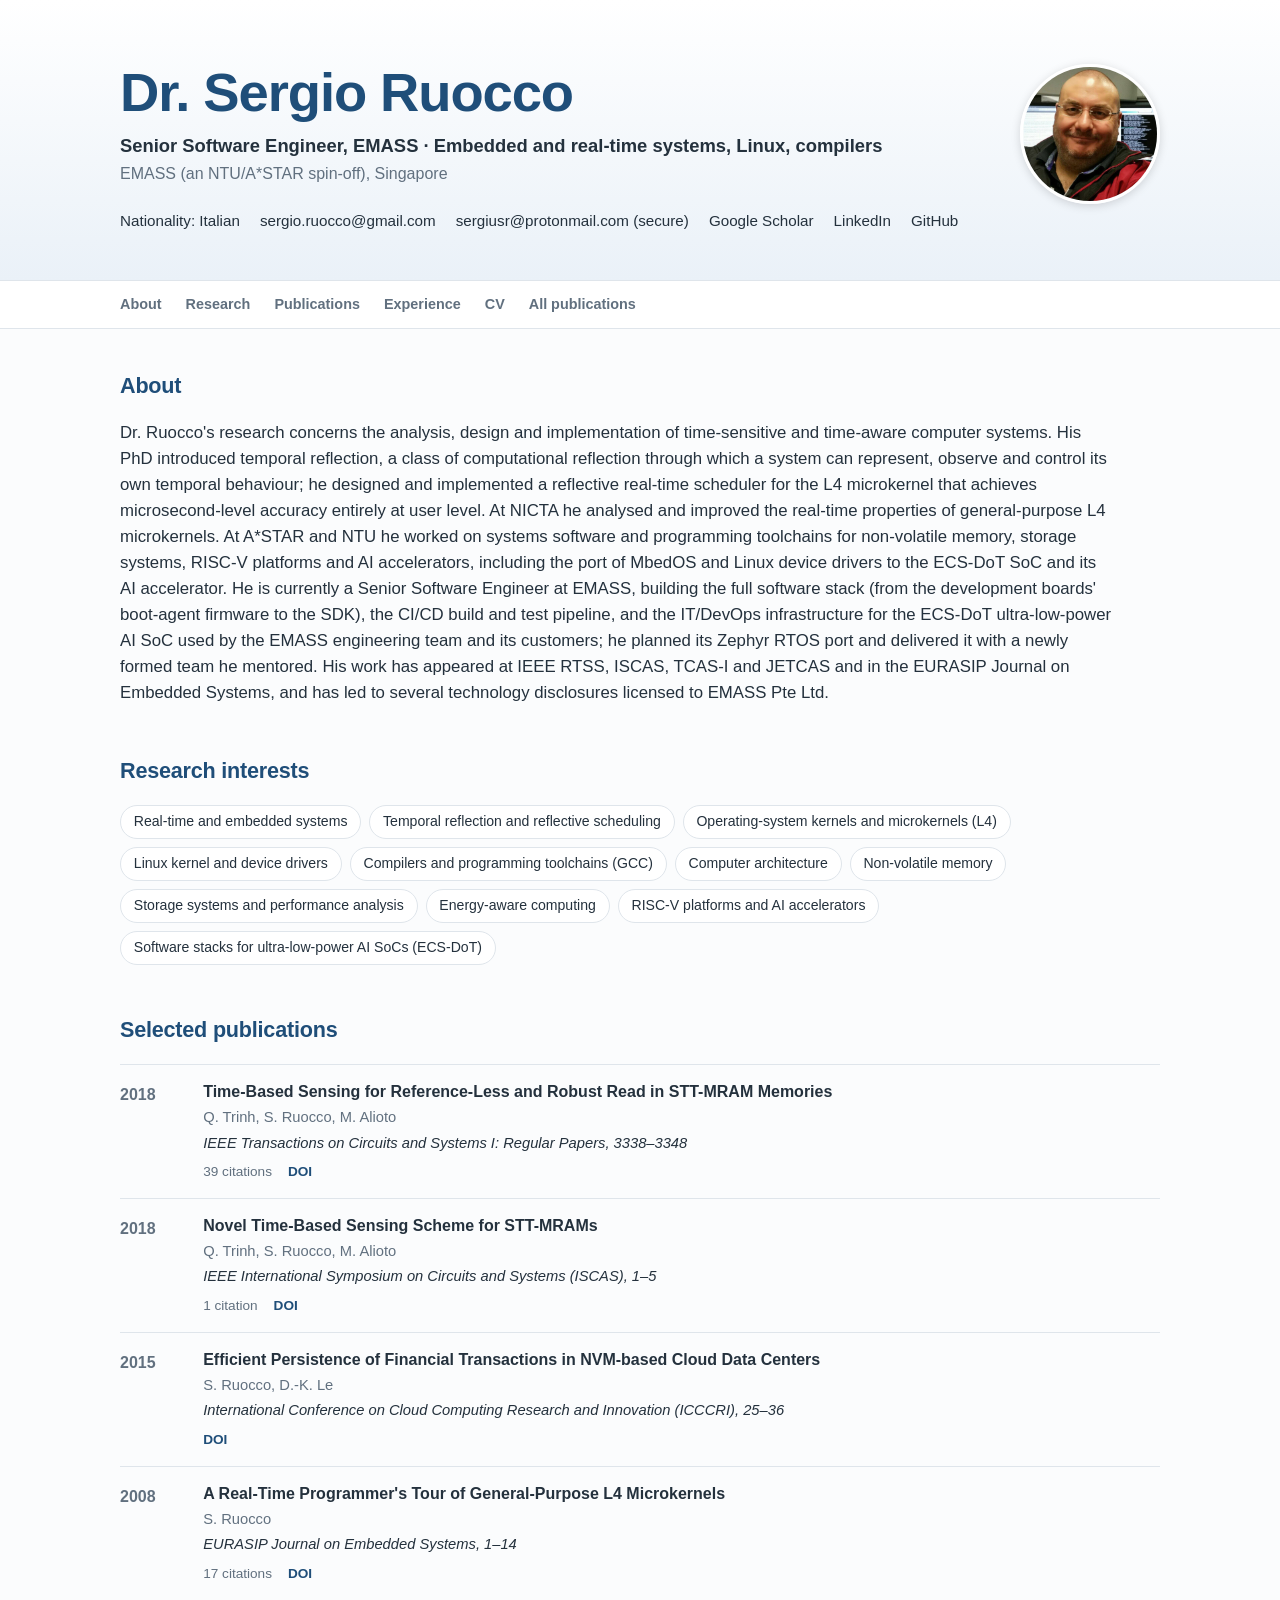
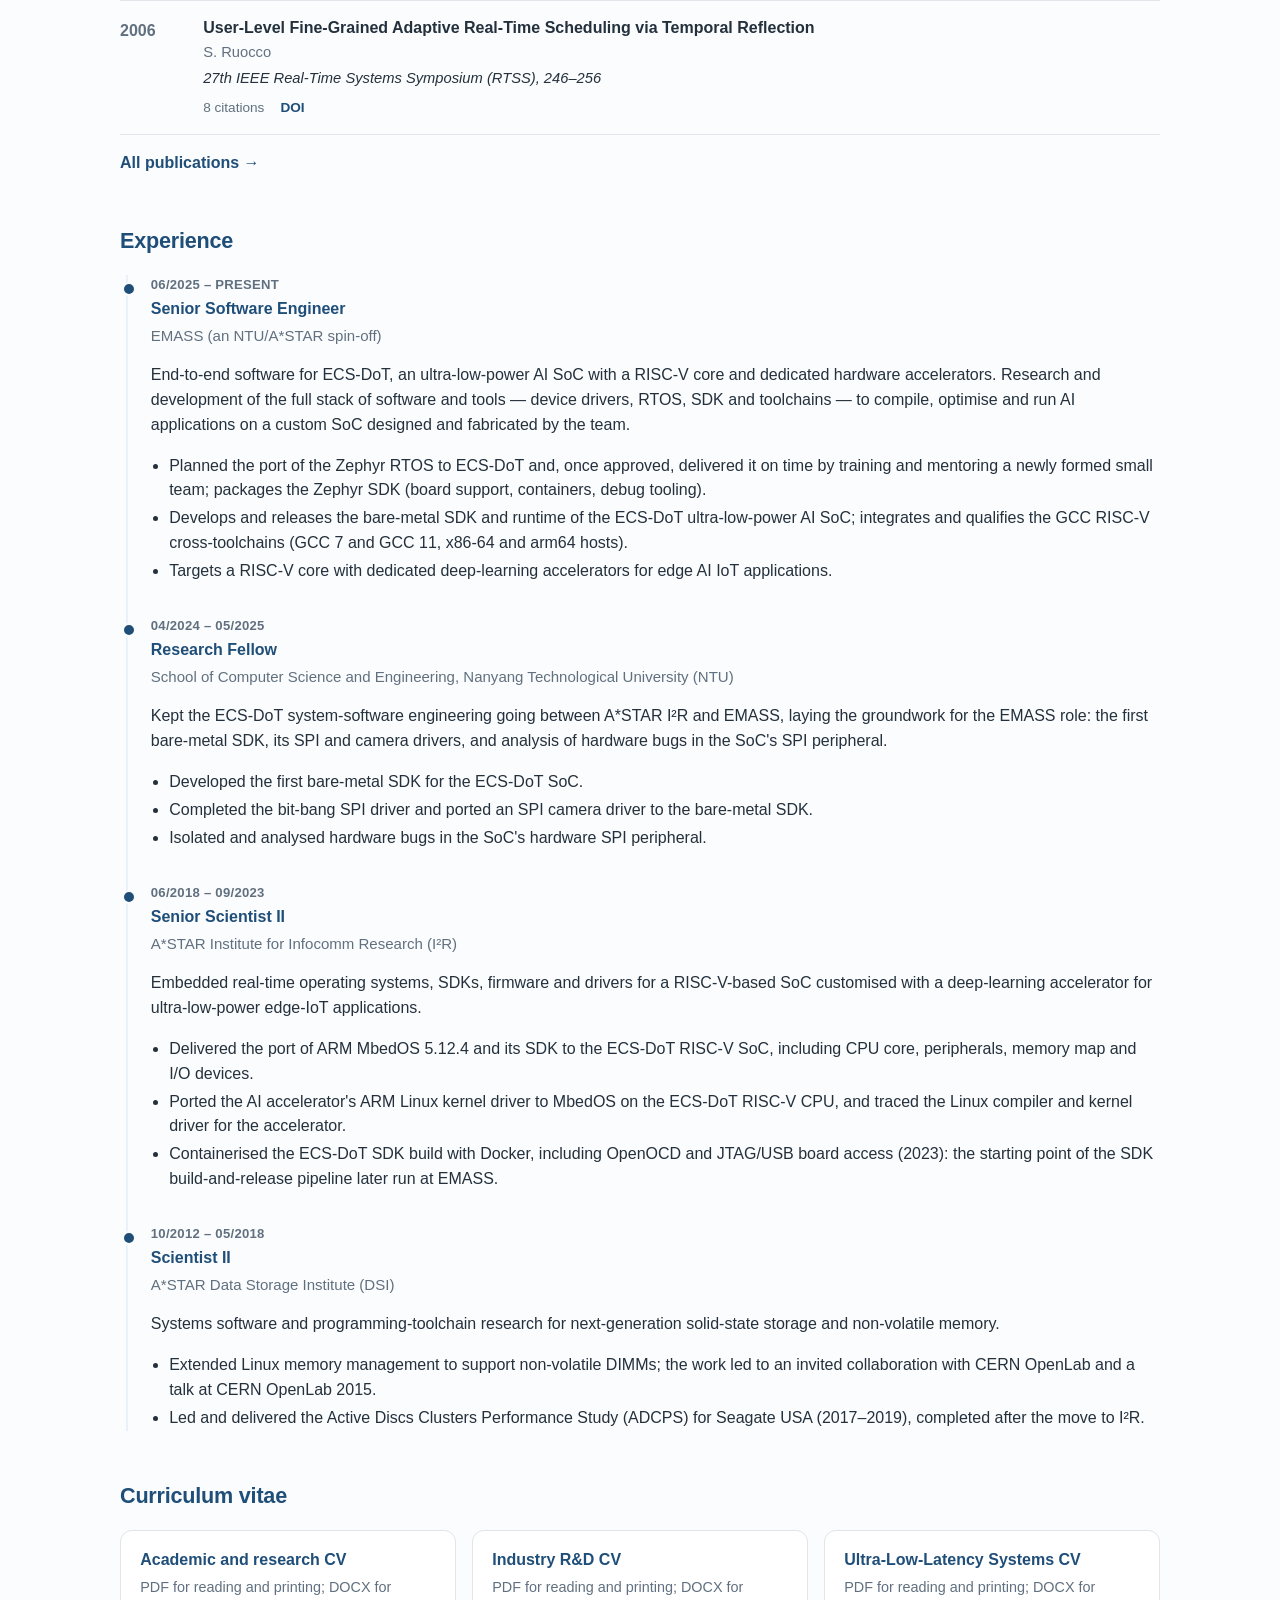
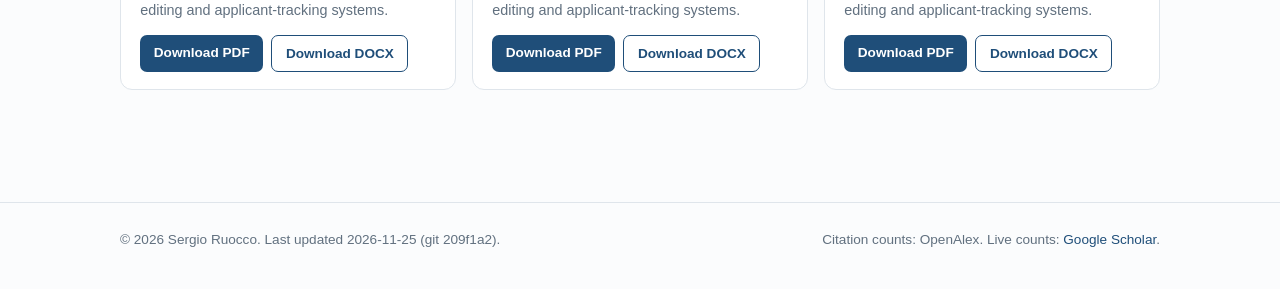
<file: docs/index.html>
<!doctype html>
<html lang="en">
<head>
  <meta charset="utf-8">
  <meta name="viewport" content="width=device-width, initial-scale=1">
  <title>Sergio Ruocco — Curriculum Vitae</title>
  <meta name="description" content="Curriculum vitae of Dr. Sergio Ruocco, Senior Software Engineer, EMASS · Embedded and real-time systems, Linux, compilers.">
  <link rel="canonical" href="https://sergioruocco.github.io/cv/">
  <meta property="og:type" content="profile">
  <meta property="og:title" content="Dr. Sergio Ruocco — Curriculum Vitae">
  <meta property="og:description" content="Senior Software Engineer, EMASS · Embedded and real-time systems, Linux, compilers">
  <meta property="og:url" content="https://sergioruocco.github.io/cv/">
<meta property="og:image" content="https://sergioruocco.github.io/cv/photo.jpg">  <script type="application/ld+json">{"@context": "https://schema.org", "@type": "Person", "alumniOf": {"@type": "CollegeOrUniversity", "name": "Universit\u00e0 degli Studi di Milano"}, "honorificPrefix": "Dr.", "image": "https://sergioruocco.github.io/cv/photo.jpg", "jobTitle": "Senior Software Engineer", "knowsAbout": ["Operating Systems", "Real-time Systems", "Software Engineering", "Computer Architecture", "Compilers"], "name": "Sergio Ruocco", "nationality": "Italian", "sameAs": ["https://scholar.google.com/citations?user=q1574qIAAAAJ", "https://www.linkedin.com/in/sergio-ruocco/", "https://github.com/sergioruocco"], "url": "https://sergioruocco.github.io/cv/", "worksFor": {"@type": "Organization", "name": "EMASS"}}</script>
  <link rel="stylesheet" href="style.css">
</head>
<body>
  <header class="hero">
    <div class="wrap">
<img class="photo" src="photo.jpg" alt="Sergio Ruocco" width="140" height="140">      <h1>Dr. Sergio Ruocco</h1>
      <p class="tagline">Senior Software Engineer, EMASS · Embedded and real-time systems, Linux, compilers</p>
      <p class="affiliation">EMASS (an NTU/A*STAR spin-off), Singapore</p>
      <div class="contact">
<span>Nationality: Italian</span>        <a href="mailto:sergio.ruocco@gmail.com">sergio.ruocco@gmail.com</a>
        <a href="mailto:sergiusr@protonmail.com">sergiusr@protonmail.com (secure)</a>
        <a href="https://scholar.google.com/citations?user=q1574qIAAAAJ">Google Scholar</a>
        <a href="https://www.linkedin.com/in/sergio-ruocco/">LinkedIn</a>
        <a href="https://github.com/sergioruocco">GitHub</a>
      </div>
    </div>
  </header>

  <nav class="nav">
    <div class="wrap">
      <a href="#about">About</a>
      <a href="#interests">Research</a>
      <a href="#publications">Publications</a>
      <a href="#experience">Experience</a>
      <a href="#cv">CV</a>
      <a href="publications.html">All publications</a>
    </div>
  </nav>

  <main class="wrap">
    <section id="about">
      <h2>About</h2>
      <p class="lead">Dr. Ruocco's research concerns the analysis, design and implementation of time-sensitive and time-aware computer systems. His PhD introduced temporal reflection, a class of computational reflection through which a system can represent, observe and control its own temporal behaviour; he designed and implemented a reflective real-time scheduler for the L4 microkernel that achieves microsecond-level accuracy entirely at user level. At NICTA he analysed and improved the real-time properties of general-purpose L4 microkernels. At A*STAR and NTU he worked on systems software and programming toolchains for non-volatile memory, storage systems, RISC-V platforms and AI accelerators, including the port of MbedOS and Linux device drivers to the ECS-DoT SoC and its AI accelerator. He is currently a Senior Software Engineer at EMASS, building the full software stack (from the development boards' boot-agent firmware to the SDK), the CI/CD build and test pipeline, and the IT/DevOps infrastructure for the ECS-DoT ultra-low-power AI SoC used by the EMASS engineering team and its customers; he planned its Zephyr RTOS port and delivered it with a newly formed team he mentored. His work has appeared at IEEE RTSS, ISCAS, TCAS-I and JETCAS and in the EURASIP Journal on Embedded Systems, and has led to several technology disclosures licensed to EMASS Pte Ltd.</p>
    </section>

    <section id="interests">
      <h2>Research interests</h2>
      <ul class="chips">
        <li>Real-time and embedded systems</li>
        <li>Temporal reflection and reflective scheduling</li>
        <li>Operating-system kernels and microkernels (L4)</li>
        <li>Linux kernel and device drivers</li>
        <li>Compilers and programming toolchains (GCC)</li>
        <li>Computer architecture</li>
        <li>Non-volatile memory</li>
        <li>Storage systems and performance analysis</li>
        <li>Energy-aware computing</li>
        <li>RISC-V platforms and AI accelerators</li>
        <li>Software stacks for ultra-low-power AI SoCs (ECS-DoT)</li>
      </ul>
    </section>

    <section id="publications">
      <h2>Selected publications</h2>
      <ul class="pub-list">
        <li class="pub">
          <div class="pub-year">2018</div>
          <div class="pub-body">
            <div class="pub-title">Time-Based Sensing for Reference-Less and Robust Read in STT-MRAM Memories</div>
            <div class="pub-authors">Q. Trinh, S. Ruocco, M. Alioto</div>
            <div class="pub-venue">IEEE Transactions on Circuits and Systems I: Regular Papers, 3338–3348</div>
            <div class="pub-meta">
<span>39 citations</span><a href="https://doi.org/10.1109/TCSI.2018.2828611">DOI</a>            </div>
          </div>
        </li>
        <li class="pub">
          <div class="pub-year">2018</div>
          <div class="pub-body">
            <div class="pub-title">Novel Time-Based Sensing Scheme for STT-MRAMs</div>
            <div class="pub-authors">Q. Trinh, S. Ruocco, M. Alioto</div>
            <div class="pub-venue">IEEE International Symposium on Circuits and Systems (ISCAS), 1–5</div>
            <div class="pub-meta">
<span>1 citation</span><a href="https://doi.org/10.1109/ISCAS.2018.8350966">DOI</a>            </div>
          </div>
        </li>
        <li class="pub">
          <div class="pub-year">2015</div>
          <div class="pub-body">
            <div class="pub-title">Efficient Persistence of Financial Transactions in NVM-based Cloud Data Centers</div>
            <div class="pub-authors">S. Ruocco, D.-K. Le</div>
            <div class="pub-venue">International Conference on Cloud Computing Research and Innovation (ICCCRI), 25–36</div>
            <div class="pub-meta">
<a href="https://doi.org/10.1109/ICCCRI.2015.29">DOI</a>            </div>
          </div>
        </li>
        <li class="pub">
          <div class="pub-year">2008</div>
          <div class="pub-body">
            <div class="pub-title">A Real-Time Programmer's Tour of General-Purpose L4 Microkernels</div>
            <div class="pub-authors">S. Ruocco</div>
            <div class="pub-venue">EURASIP Journal on Embedded Systems, 1–14</div>
            <div class="pub-meta">
<span>17 citations</span><a href="https://doi.org/10.1155/2008/234710">DOI</a>            </div>
          </div>
        </li>
        <li class="pub">
          <div class="pub-year">2006</div>
          <div class="pub-body">
            <div class="pub-title">User-Level Fine-Grained Adaptive Real-Time Scheduling via Temporal Reflection</div>
            <div class="pub-authors">S. Ruocco</div>
            <div class="pub-venue">27th IEEE Real-Time Systems Symposium (RTSS), 246–256</div>
            <div class="pub-meta">
<span>8 citations</span><a href="https://doi.org/10.1109/RTSS.2006.50">DOI</a>            </div>
          </div>
        </li>
      </ul>
      <a class="more" href="publications.html">All publications →</a>
    </section>

    <section id="experience">
      <h2>Experience</h2>
      <div class="timeline">
        <div class="timeline-item">
          <div class="timeline-period">06/2025 – present</div>
          <div class="timeline-body">
            <h3>Senior Software Engineer</h3>
            <p class="org">EMASS (an NTU/A*STAR spin-off)</p>
<p>End-to-end software for ECS-DoT, an ultra-low-power AI SoC with a RISC-V core and dedicated hardware accelerators. Research and development of the full stack of software and tools — device drivers, RTOS, SDK and toolchains — to compile, optimise and run AI applications on a custom SoC designed and fabricated by the team.</p>            <ul>
              <li>Planned the port of the Zephyr RTOS to ECS-DoT and, once approved, delivered it on time by training and mentoring a newly formed small team; packages the Zephyr SDK (board support, containers, debug tooling).</li>
              <li>Develops and releases the bare-metal SDK and runtime of the ECS-DoT ultra-low-power AI SoC; integrates and qualifies the GCC RISC-V cross-toolchains (GCC 7 and GCC 11, x86-64 and arm64 hosts).</li>
              <li>Targets a RISC-V core with dedicated deep-learning accelerators for edge AI IoT applications.</li>
            </ul>
          </div>
        </div>
        <div class="timeline-item">
          <div class="timeline-period">04/2024 – 05/2025</div>
          <div class="timeline-body">
            <h3>Research Fellow</h3>
            <p class="org">School of Computer Science and Engineering, Nanyang Technological University (NTU)</p>
<p>Kept the ECS-DoT system-software engineering going between A*STAR I²R and EMASS, laying the groundwork for the EMASS role: the first bare-metal SDK, its SPI and camera drivers, and analysis of hardware bugs in the SoC's SPI peripheral.</p>            <ul>
              <li>Developed the first bare-metal SDK for the ECS-DoT SoC.</li>
              <li>Completed the bit-bang SPI driver and ported an SPI camera driver to the bare-metal SDK.</li>
              <li>Isolated and analysed hardware bugs in the SoC's hardware SPI peripheral.</li>
            </ul>
          </div>
        </div>
        <div class="timeline-item">
          <div class="timeline-period">06/2018 – 09/2023</div>
          <div class="timeline-body">
            <h3>Senior Scientist II</h3>
            <p class="org">A*STAR Institute for Infocomm Research (I²R)</p>
<p>Embedded real-time operating systems, SDKs, firmware and drivers for a RISC-V-based SoC customised with a deep-learning accelerator for ultra-low-power edge-IoT applications.</p>            <ul>
              <li>Delivered the port of ARM MbedOS 5.12.4 and its SDK to the ECS-DoT RISC-V SoC, including CPU core, peripherals, memory map and I/O devices.</li>
              <li>Ported the AI accelerator's ARM Linux kernel driver to MbedOS on the ECS-DoT RISC-V CPU, and traced the Linux compiler and kernel driver for the accelerator.</li>
              <li>Containerised the ECS-DoT SDK build with Docker, including OpenOCD and JTAG/USB board access (2023): the starting point of the SDK build-and-release pipeline later run at EMASS.</li>
            </ul>
          </div>
        </div>
        <div class="timeline-item">
          <div class="timeline-period">10/2012 – 05/2018</div>
          <div class="timeline-body">
            <h3>Scientist II</h3>
            <p class="org">A*STAR Data Storage Institute (DSI)</p>
<p>Systems software and programming-toolchain research for next-generation solid-state storage and non-volatile memory.</p>            <ul>
              <li>Extended Linux memory management to support non-volatile DIMMs; the work led to an invited collaboration with CERN OpenLab and a talk at CERN OpenLab 2015.</li>
              <li>Led and delivered the Active Discs Clusters Performance Study (ADCPS) for Seagate USA (2017–2019), completed after the move to I²R.</li>
            </ul>
          </div>
        </div>
      </div>
    </section>

    <section id="cv">
      <h2>Curriculum vitae</h2>
      <div class="downloads">
        <div class="download">
          <h3>Academic and research CV</h3>
          <p>PDF for reading and printing; DOCX for editing and applicant-tracking systems.</p>
          <div class="buttons">
            <a class="button" href="files/Sergio_Ruocco_CV_academic.pdf">Download PDF</a>
            <a class="button ghost" href="files/Sergio_Ruocco_CV_academic.docx">Download DOCX</a>
          </div>
        </div>
        <div class="download">
          <h3>Industry R&D CV</h3>
          <p>PDF for reading and printing; DOCX for editing and applicant-tracking systems.</p>
          <div class="buttons">
            <a class="button" href="files/Sergio_Ruocco_CV_industry.pdf">Download PDF</a>
            <a class="button ghost" href="files/Sergio_Ruocco_CV_industry.docx">Download DOCX</a>
          </div>
        </div>
        <div class="download">
          <h3>Ultra-Low-Latency Systems CV</h3>
          <p>PDF for reading and printing; DOCX for editing and applicant-tracking systems.</p>
          <div class="buttons">
            <a class="button" href="files/Sergio_Ruocco_CV_low_latency.pdf">Download PDF</a>
            <a class="button ghost" href="files/Sergio_Ruocco_CV_low_latency.docx">Download DOCX</a>
          </div>
        </div>
      </div>
    </section>
  </main>

  <footer>
    <div class="wrap">
      <span>© 2026 Sergio Ruocco. Last updated 2026-11-25 (git 209f1a2).</span>
      <span>Citation counts: OpenAlex. Live counts: <a href="https://scholar.google.com/citations?user=q1574qIAAAAJ">Google Scholar</a>.</span>
    </div>
  </footer>
</body>
</html>
</file>
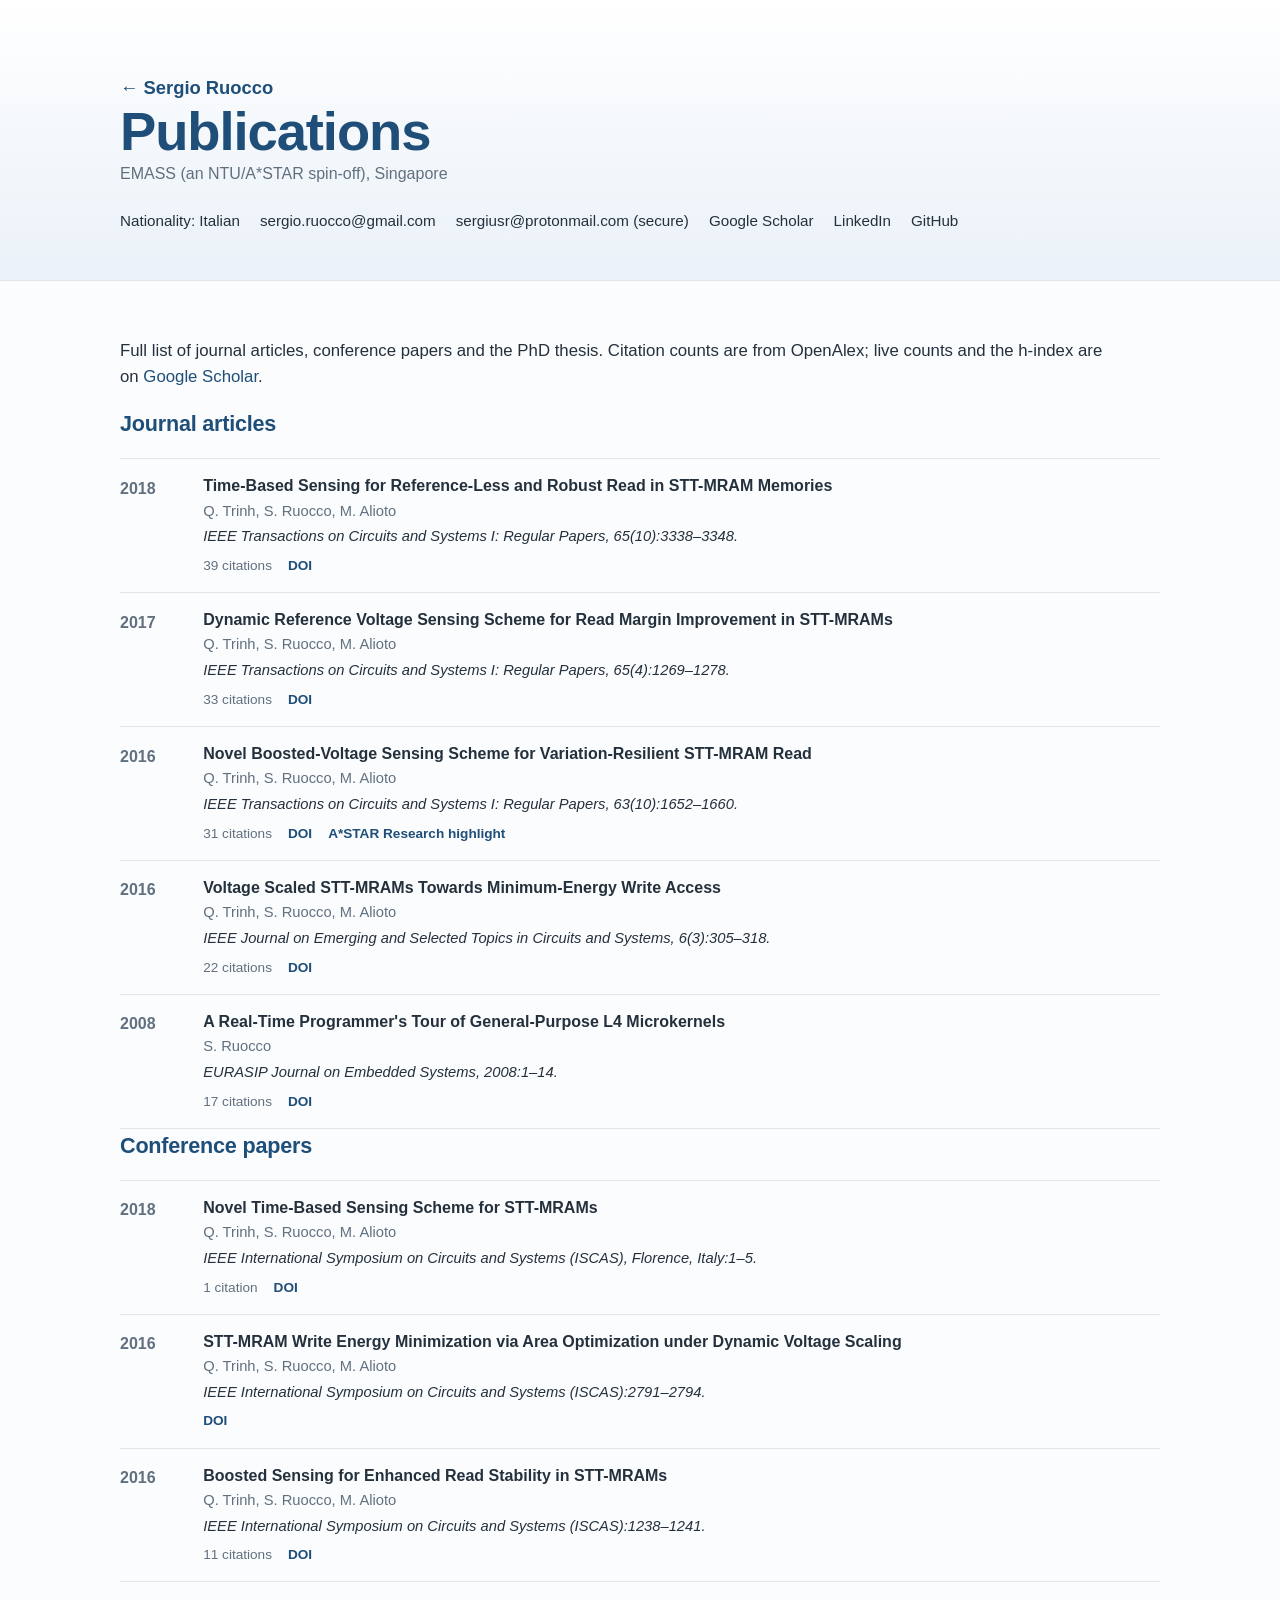
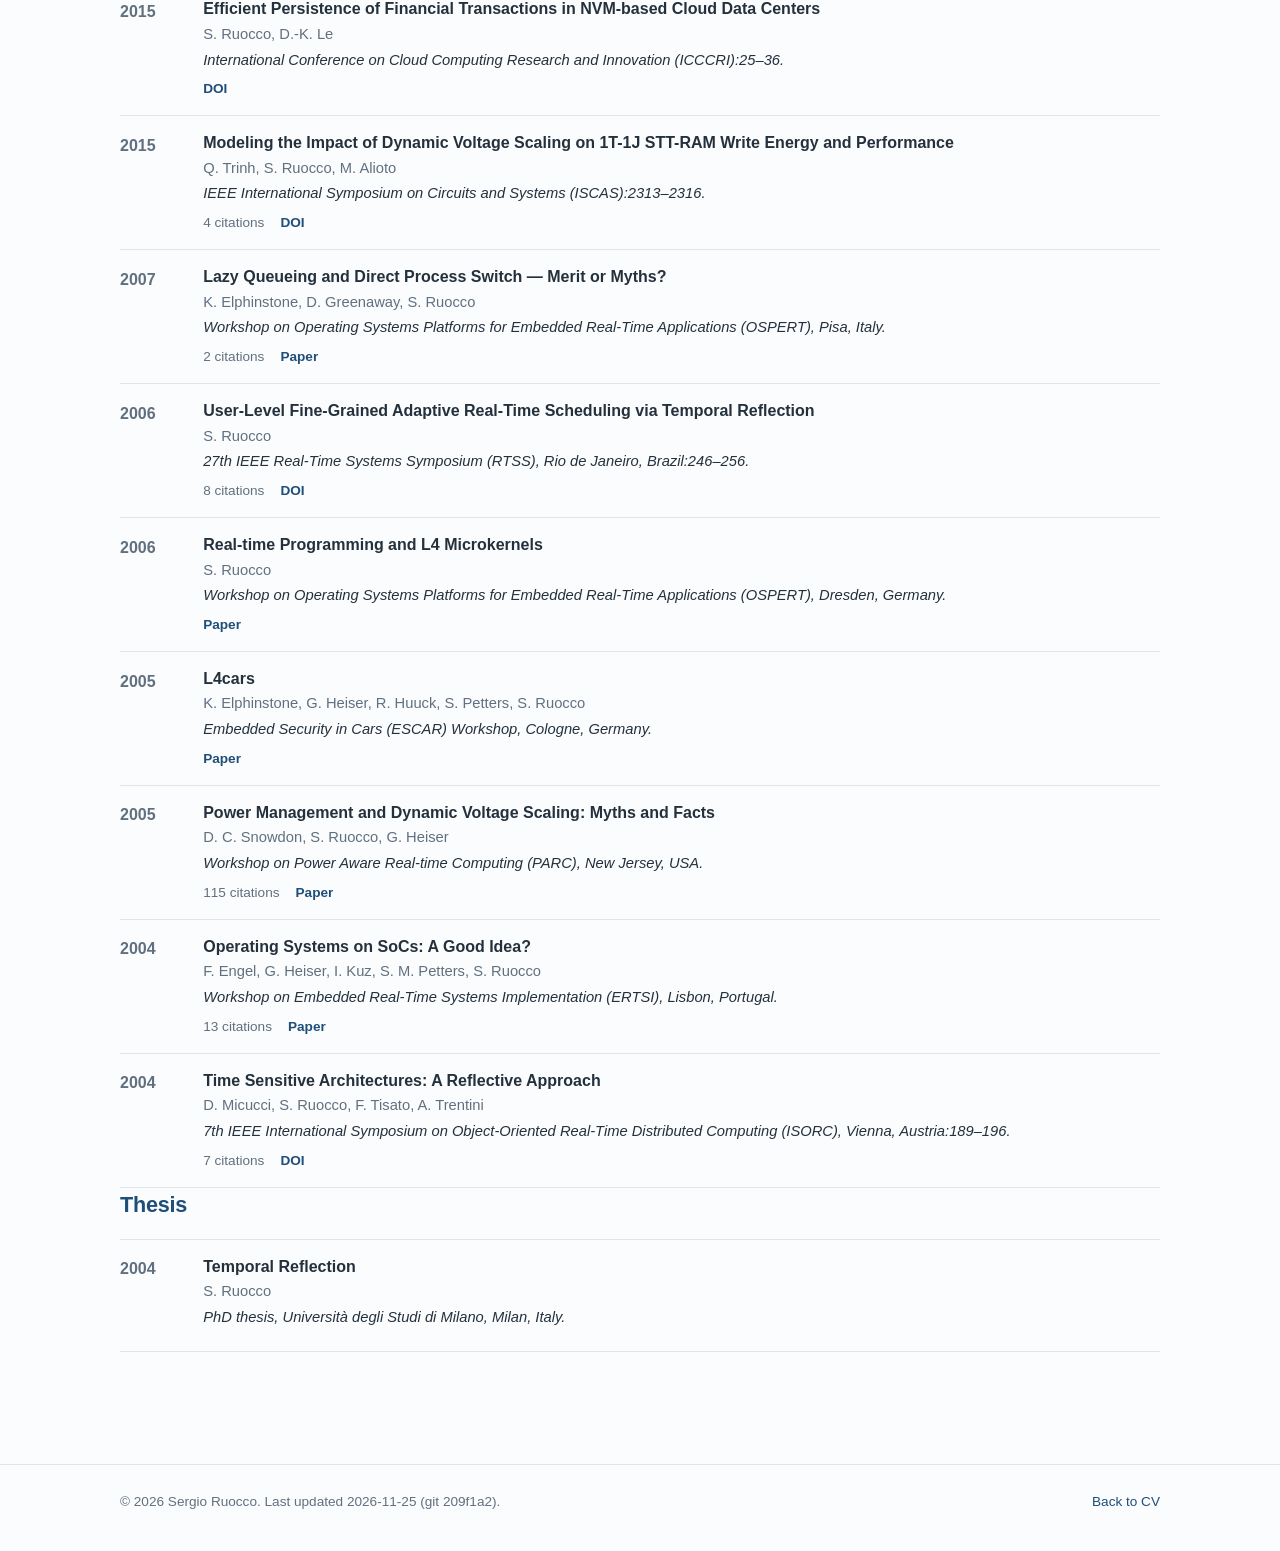
<file: docs/publications.html>
<!doctype html>
<html lang="en">
<head>
  <meta charset="utf-8">
  <meta name="viewport" content="width=device-width, initial-scale=1">
  <title>Publications — Sergio Ruocco</title>
  <meta name="description" content="Publications of Dr. Sergio Ruocco.">
  <link rel="canonical" href="https://sergioruocco.github.io/cv/publications.html">
  <link rel="stylesheet" href="style.css">
</head>
<body>
  <header class="hero">
    <div class="wrap">
      <p class="tagline"><a href="index.html">← Sergio Ruocco</a></p>
      <h1>Publications</h1>
      <p class="affiliation">EMASS (an NTU/A*STAR spin-off), Singapore</p>
      <div class="contact">
<span>Nationality: Italian</span>        <a href="mailto:sergio.ruocco@gmail.com">sergio.ruocco@gmail.com</a>
        <a href="mailto:sergiusr@protonmail.com">sergiusr@protonmail.com (secure)</a>
        <a href="https://scholar.google.com/citations?user=q1574qIAAAAJ">Google Scholar</a>
        <a href="https://www.linkedin.com/in/sergio-ruocco/">LinkedIn</a>
        <a href="https://github.com/sergioruocco">GitHub</a>
      </div>
    </div>
  </header>

  <main class="wrap">
    <section>
      <p class="lead">
        Full list of journal articles, conference papers and the PhD thesis.
        Citation counts are from OpenAlex; live counts and the h-index are on
<a href="https://scholar.google.com/citations?user=q1574qIAAAAJ">Google Scholar</a>.
      </p>

      <h2>Journal articles</h2>
      <ul class="pub-list">
        <li class="pub">
          <div class="pub-year">2018</div>
          <div class="pub-body">
            <div class="pub-title">Time-Based Sensing for Reference-Less and Robust Read in STT-MRAM Memories</div>
            <div class="pub-authors">Q. Trinh, S. Ruocco, M. Alioto</div>
            <div class="pub-venue">
              IEEE Transactions on Circuits and Systems I: Regular Papers, 65(10):3338–3348.
            </div>
            <div class="pub-meta">
<span>39 citations</span><a href="https://doi.org/10.1109/TCSI.2018.2828611">DOI</a>            </div>
          </div>
        </li>
        <li class="pub">
          <div class="pub-year">2017</div>
          <div class="pub-body">
            <div class="pub-title">Dynamic Reference Voltage Sensing Scheme for Read Margin Improvement in STT-MRAMs</div>
            <div class="pub-authors">Q. Trinh, S. Ruocco, M. Alioto</div>
            <div class="pub-venue">
              IEEE Transactions on Circuits and Systems I: Regular Papers, 65(4):1269–1278.
            </div>
            <div class="pub-meta">
<span>33 citations</span><a href="https://doi.org/10.1109/TCSI.2017.2749522">DOI</a>            </div>
          </div>
        </li>
        <li class="pub">
          <div class="pub-year">2016</div>
          <div class="pub-body">
            <div class="pub-title">Novel Boosted-Voltage Sensing Scheme for Variation-Resilient STT-MRAM Read</div>
            <div class="pub-authors">Q. Trinh, S. Ruocco, M. Alioto</div>
            <div class="pub-venue">
              IEEE Transactions on Circuits and Systems I: Regular Papers, 63(10):1652–1660.
            </div>
            <div class="pub-meta">
<span>31 citations</span><a href="https://doi.org/10.1109/TCSI.2016.2582203">DOI</a><a href="https://research.a-star.edu.sg/articles/highlights/reducing-read-errors-more-than-a-bit/">A*STAR Research highlight</a>            </div>
          </div>
        </li>
        <li class="pub">
          <div class="pub-year">2016</div>
          <div class="pub-body">
            <div class="pub-title">Voltage Scaled STT-MRAMs Towards Minimum-Energy Write Access</div>
            <div class="pub-authors">Q. Trinh, S. Ruocco, M. Alioto</div>
            <div class="pub-venue">
              IEEE Journal on Emerging and Selected Topics in Circuits and Systems, 6(3):305–318.
            </div>
            <div class="pub-meta">
<span>22 citations</span><a href="https://doi.org/10.1109/JETCAS.2016.2547702">DOI</a>            </div>
          </div>
        </li>
        <li class="pub">
          <div class="pub-year">2008</div>
          <div class="pub-body">
            <div class="pub-title">A Real-Time Programmer's Tour of General-Purpose L4 Microkernels</div>
            <div class="pub-authors">S. Ruocco</div>
            <div class="pub-venue">
              EURASIP Journal on Embedded Systems, 2008:1–14.
            </div>
            <div class="pub-meta">
<span>17 citations</span><a href="https://doi.org/10.1155/2008/234710">DOI</a>            </div>
          </div>
        </li>
      </ul>
      <h2>Conference papers</h2>
      <ul class="pub-list">
        <li class="pub">
          <div class="pub-year">2018</div>
          <div class="pub-body">
            <div class="pub-title">Novel Time-Based Sensing Scheme for STT-MRAMs</div>
            <div class="pub-authors">Q. Trinh, S. Ruocco, M. Alioto</div>
            <div class="pub-venue">
              IEEE International Symposium on Circuits and Systems (ISCAS), Florence, Italy:1–5.
            </div>
            <div class="pub-meta">
<span>1 citation</span><a href="https://doi.org/10.1109/ISCAS.2018.8350966">DOI</a>            </div>
          </div>
        </li>
        <li class="pub">
          <div class="pub-year">2016</div>
          <div class="pub-body">
            <div class="pub-title">STT-MRAM Write Energy Minimization via Area Optimization under Dynamic Voltage Scaling</div>
            <div class="pub-authors">Q. Trinh, S. Ruocco, M. Alioto</div>
            <div class="pub-venue">
              IEEE International Symposium on Circuits and Systems (ISCAS):2791–2794.
            </div>
            <div class="pub-meta">
<a href="https://doi.org/10.1109/ISCAS.2016.7539172">DOI</a>            </div>
          </div>
        </li>
        <li class="pub">
          <div class="pub-year">2016</div>
          <div class="pub-body">
            <div class="pub-title">Boosted Sensing for Enhanced Read Stability in STT-MRAMs</div>
            <div class="pub-authors">Q. Trinh, S. Ruocco, M. Alioto</div>
            <div class="pub-venue">
              IEEE International Symposium on Circuits and Systems (ISCAS):1238–1241.
            </div>
            <div class="pub-meta">
<span>11 citations</span><a href="https://doi.org/10.1109/ISCAS.2016.7527471">DOI</a>            </div>
          </div>
        </li>
        <li class="pub">
          <div class="pub-year">2015</div>
          <div class="pub-body">
            <div class="pub-title">Efficient Persistence of Financial Transactions in NVM-based Cloud Data Centers</div>
            <div class="pub-authors">S. Ruocco, D.-K. Le</div>
            <div class="pub-venue">
              International Conference on Cloud Computing Research and Innovation (ICCCRI):25–36.
            </div>
            <div class="pub-meta">
<a href="https://doi.org/10.1109/ICCCRI.2015.29">DOI</a>            </div>
          </div>
        </li>
        <li class="pub">
          <div class="pub-year">2015</div>
          <div class="pub-body">
            <div class="pub-title">Modeling the Impact of Dynamic Voltage Scaling on 1T-1J STT-RAM Write Energy and Performance</div>
            <div class="pub-authors">Q. Trinh, S. Ruocco, M. Alioto</div>
            <div class="pub-venue">
              IEEE International Symposium on Circuits and Systems (ISCAS):2313–2316.
            </div>
            <div class="pub-meta">
<span>4 citations</span><a href="https://doi.org/10.1109/ISCAS.2015.7169146">DOI</a>            </div>
          </div>
        </li>
        <li class="pub">
          <div class="pub-year">2007</div>
          <div class="pub-body">
            <div class="pub-title">Lazy Queueing and Direct Process Switch — Merit or Myths?</div>
            <div class="pub-authors">K. Elphinstone, D. Greenaway, S. Ruocco</div>
            <div class="pub-venue">
              Workshop on Operating Systems Platforms for Embedded Real-Time Applications (OSPERT), Pisa, Italy.
            </div>
            <div class="pub-meta">
<span>2 citations</span><a href="http://www.ertos.nicta.com.au/publications/papers/Elphinstone_GR_07.abstract">Paper</a>            </div>
          </div>
        </li>
        <li class="pub">
          <div class="pub-year">2006</div>
          <div class="pub-body">
            <div class="pub-title">User-Level Fine-Grained Adaptive Real-Time Scheduling via Temporal Reflection</div>
            <div class="pub-authors">S. Ruocco</div>
            <div class="pub-venue">
              27th IEEE Real-Time Systems Symposium (RTSS), Rio de Janeiro, Brazil:246–256.
            </div>
            <div class="pub-meta">
<span>8 citations</span><a href="https://doi.org/10.1109/RTSS.2006.50">DOI</a>            </div>
          </div>
        </li>
        <li class="pub">
          <div class="pub-year">2006</div>
          <div class="pub-body">
            <div class="pub-title">Real-time Programming and L4 Microkernels</div>
            <div class="pub-authors">S. Ruocco</div>
            <div class="pub-venue">
              Workshop on Operating Systems Platforms for Embedded Real-Time Applications (OSPERT), Dresden, Germany.
            </div>
            <div class="pub-meta">
<a href="http://www.ertos.nicta.com.au/publications/papers/Ruocco_06.abstract">Paper</a>            </div>
          </div>
        </li>
        <li class="pub">
          <div class="pub-year">2005</div>
          <div class="pub-body">
            <div class="pub-title">L4cars</div>
            <div class="pub-authors">K. Elphinstone, G. Heiser, R. Huuck, S. Petters, S. Ruocco</div>
            <div class="pub-venue">
              Embedded Security in Cars (ESCAR) Workshop, Cologne, Germany.
            </div>
            <div class="pub-meta">
<a href="http://www.ertos.nicta.com.au/publications/papers/Elphinstone_HHPR_05.abstract.pml">Paper</a>            </div>
          </div>
        </li>
        <li class="pub">
          <div class="pub-year">2005</div>
          <div class="pub-body">
            <div class="pub-title">Power Management and Dynamic Voltage Scaling: Myths and Facts</div>
            <div class="pub-authors">D. C. Snowdon, S. Ruocco, G. Heiser</div>
            <div class="pub-venue">
              Workshop on Power Aware Real-time Computing (PARC), New Jersey, USA.
            </div>
            <div class="pub-meta">
<span>115 citations</span><a href="http://www.ertos.nicta.com.au/publications/papers/Snowdon_RH_05.abstract">Paper</a>            </div>
          </div>
        </li>
        <li class="pub">
          <div class="pub-year">2004</div>
          <div class="pub-body">
            <div class="pub-title">Operating Systems on SoCs: A Good Idea?</div>
            <div class="pub-authors">F. Engel, G. Heiser, I. Kuz, S. M. Petters, S. Ruocco</div>
            <div class="pub-venue">
              Workshop on Embedded Real-Time Systems Implementation (ERTSI), Lisbon, Portugal.
            </div>
            <div class="pub-meta">
<span>13 citations</span><a href="http://www.ertos.nicta.com.au/publications/papers/Engel_HKPR_04.abstract">Paper</a>            </div>
          </div>
        </li>
        <li class="pub">
          <div class="pub-year">2004</div>
          <div class="pub-body">
            <div class="pub-title">Time Sensitive Architectures: A Reflective Approach</div>
            <div class="pub-authors">D. Micucci, S. Ruocco, F. Tisato, A. Trentini</div>
            <div class="pub-venue">
              7th IEEE International Symposium on Object-Oriented Real-Time Distributed Computing (ISORC), Vienna, Austria:189–196.
            </div>
            <div class="pub-meta">
<span>7 citations</span><a href="https://doi.org/10.1109/ISORC.2004.1300344">DOI</a>            </div>
          </div>
        </li>
      </ul>
      <h2>Thesis</h2>
      <ul class="pub-list">
        <li class="pub">
          <div class="pub-year">2004</div>
          <div class="pub-body">
            <div class="pub-title">Temporal Reflection</div>
            <div class="pub-authors">S. Ruocco</div>
            <div class="pub-venue">
              PhD thesis, Università degli Studi di Milano, Milan, Italy.
            </div>
            <div class="pub-meta">
            </div>
          </div>
        </li>
      </ul>
    </section>
  </main>

  <footer>
    <div class="wrap">
      <span>© 2026 Sergio Ruocco. Last updated 2026-11-25 (git 209f1a2).</span>
      <span><a href="index.html">Back to CV</a></span>
    </div>
  </footer>
</body>
</html>
</file>
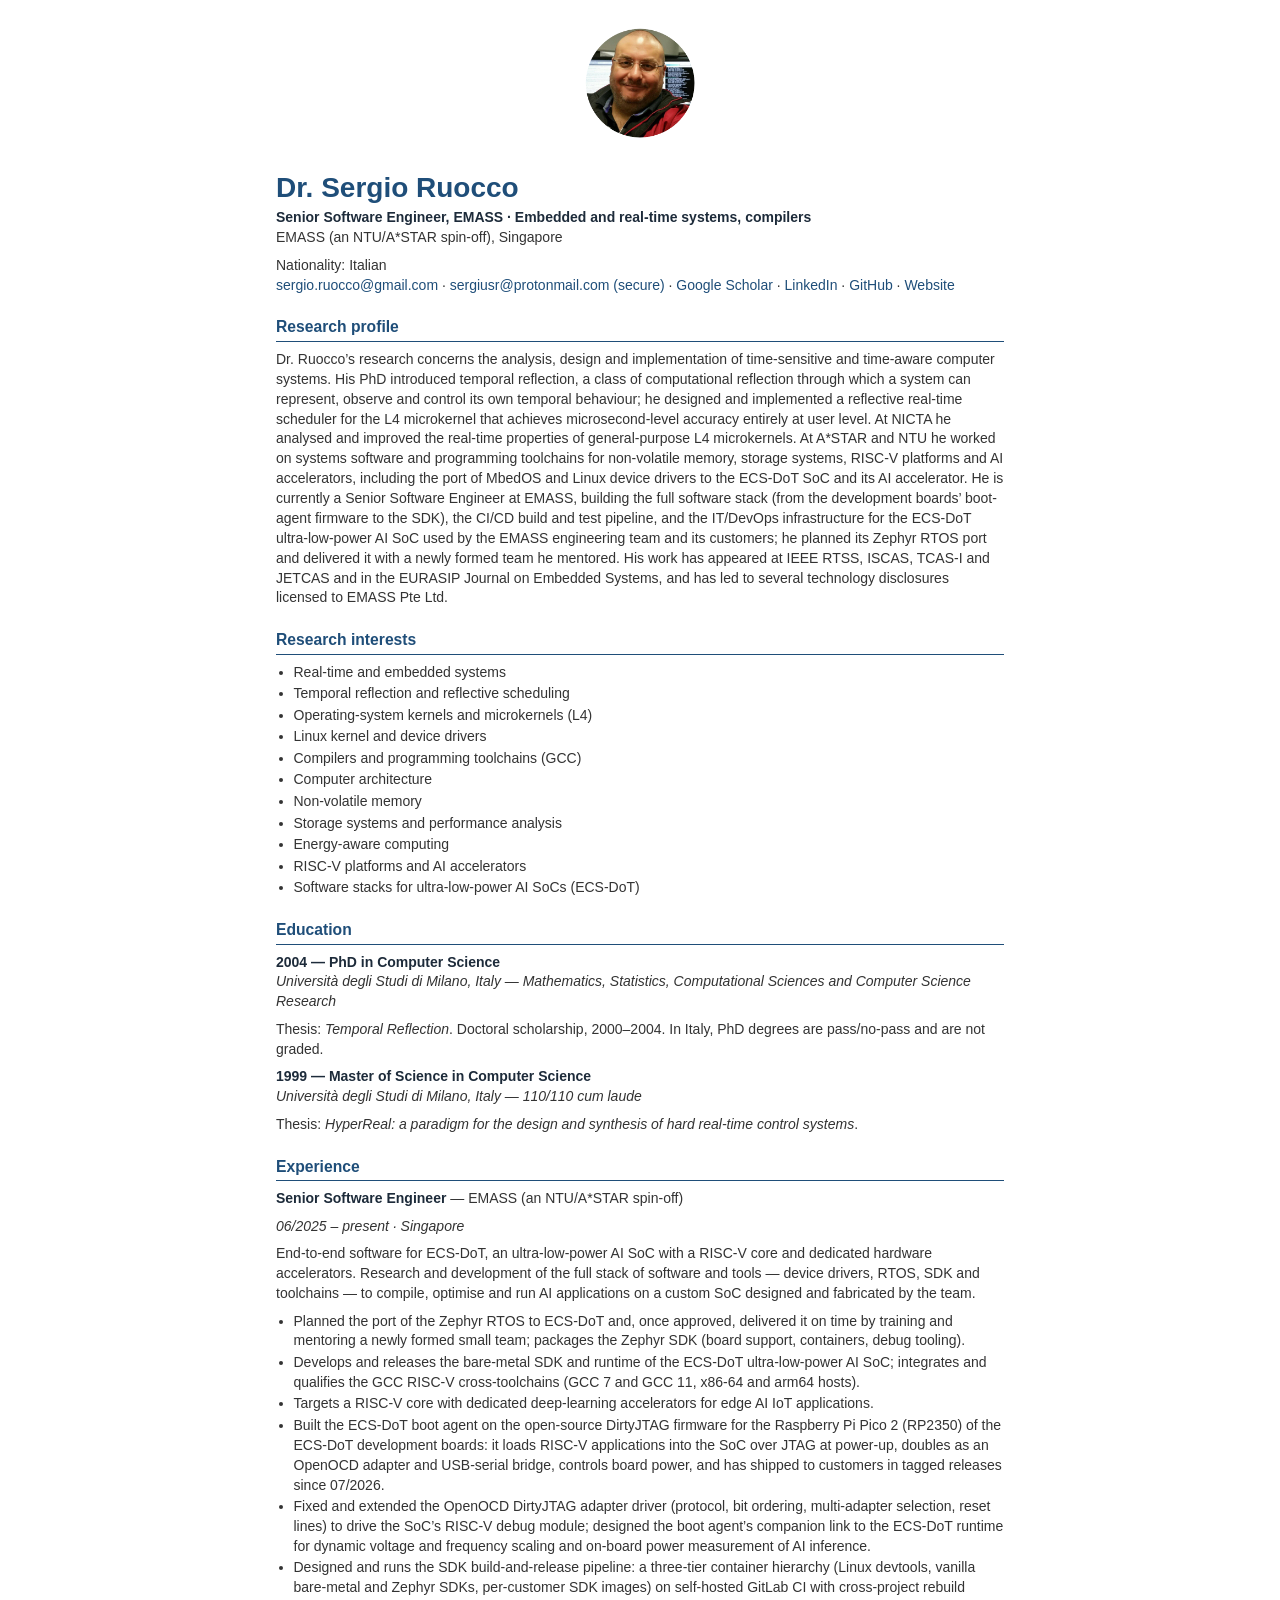
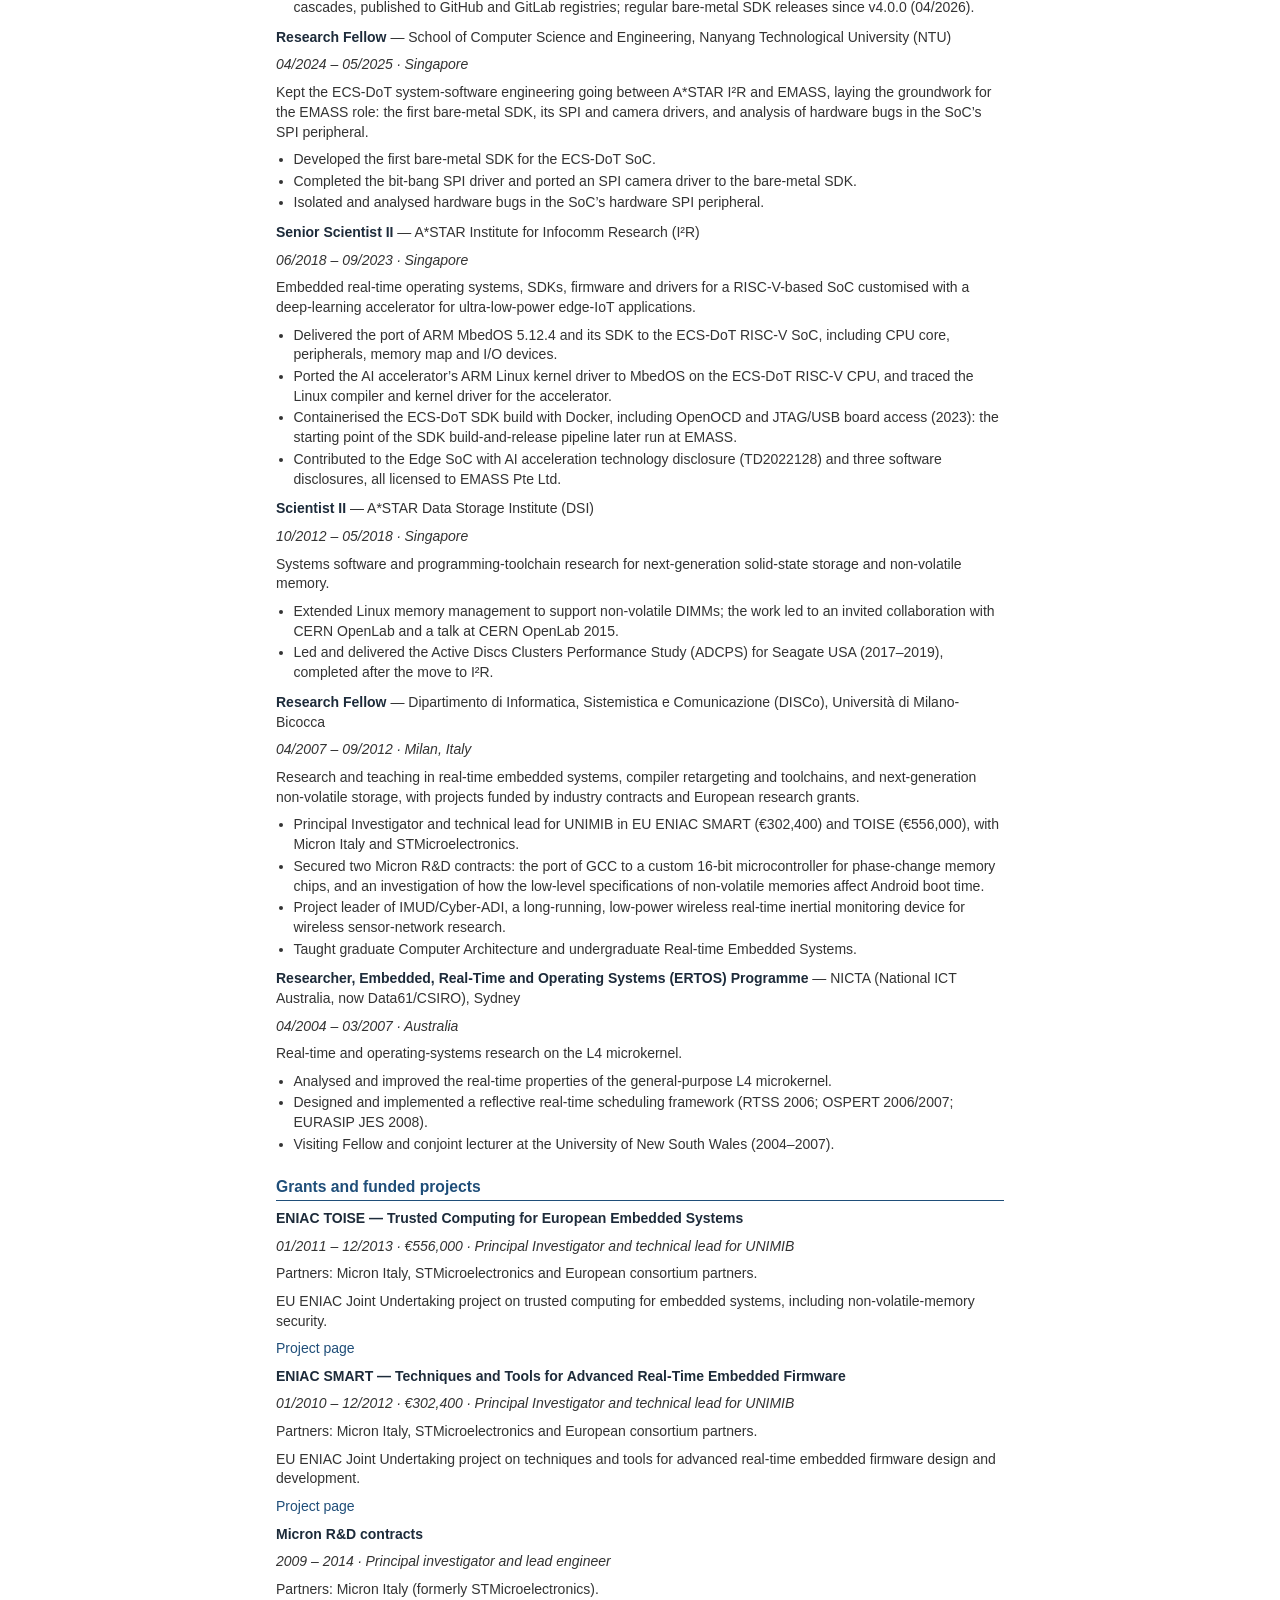
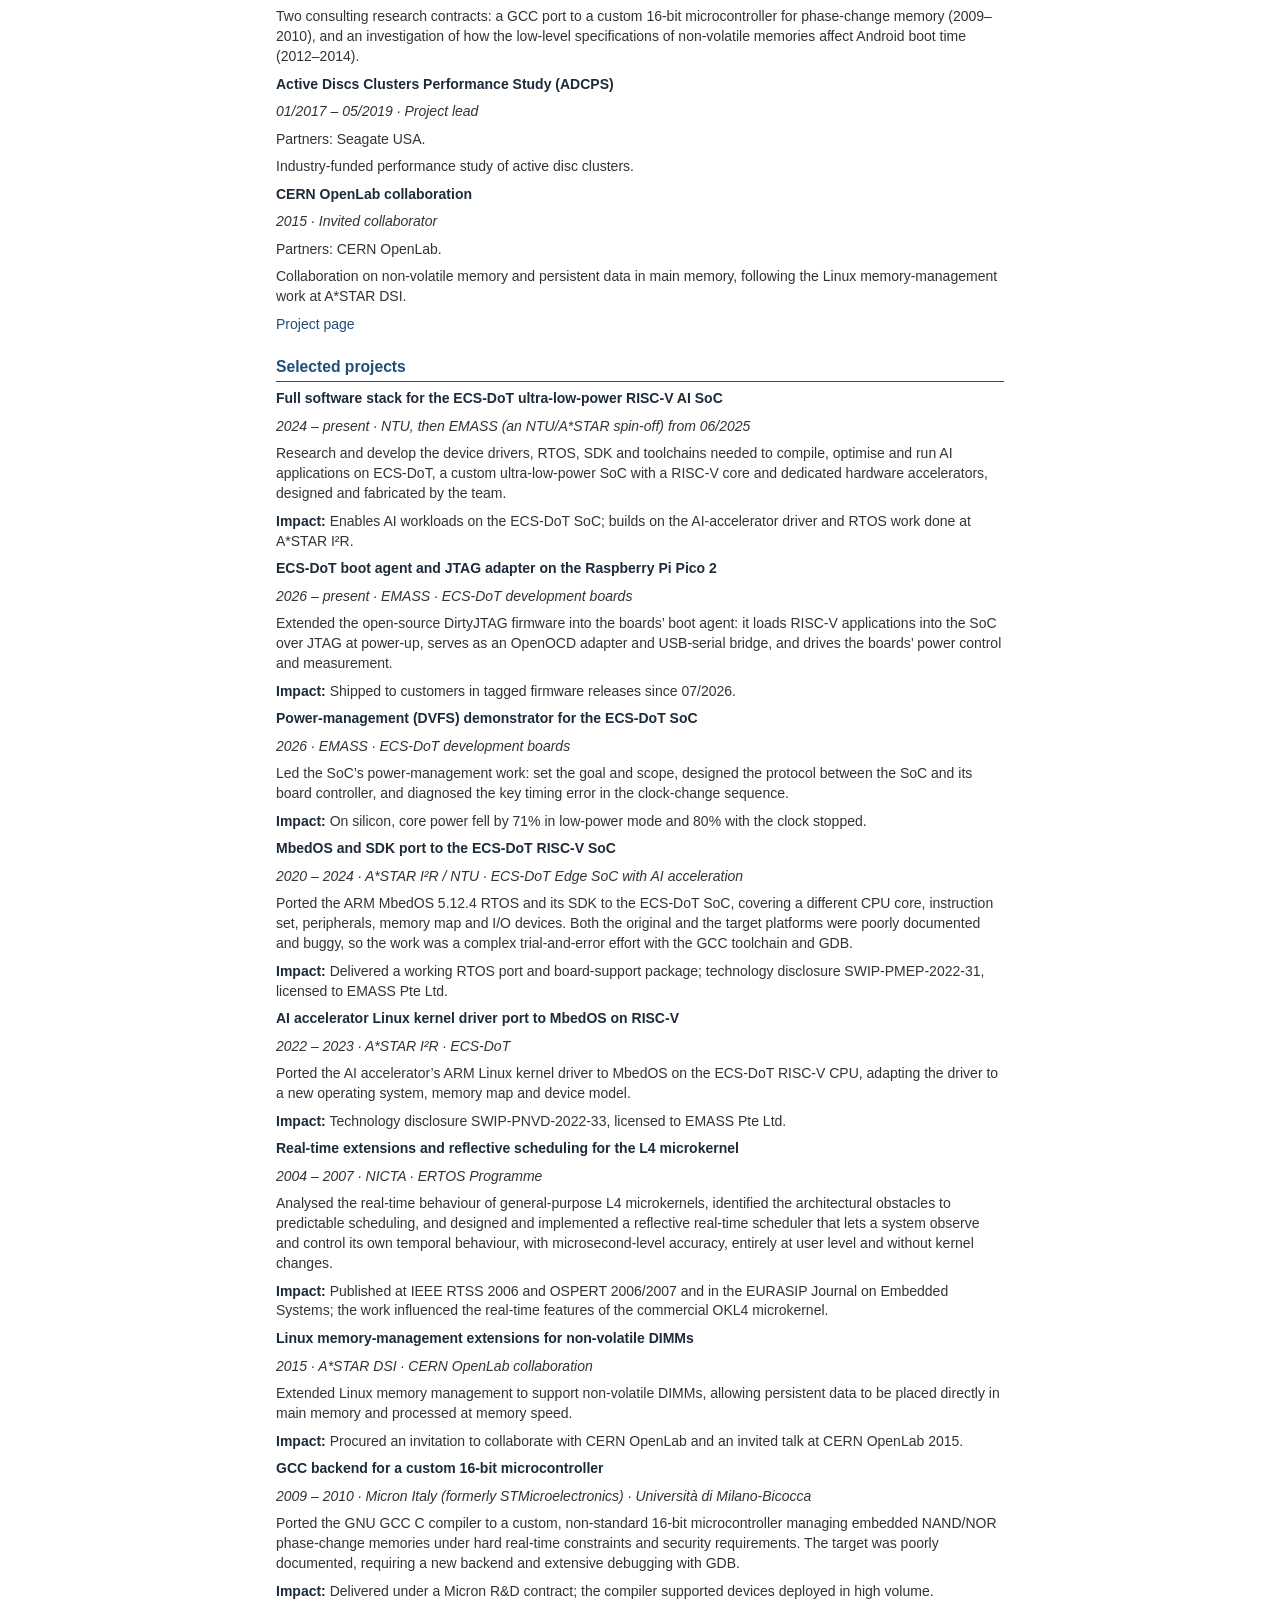
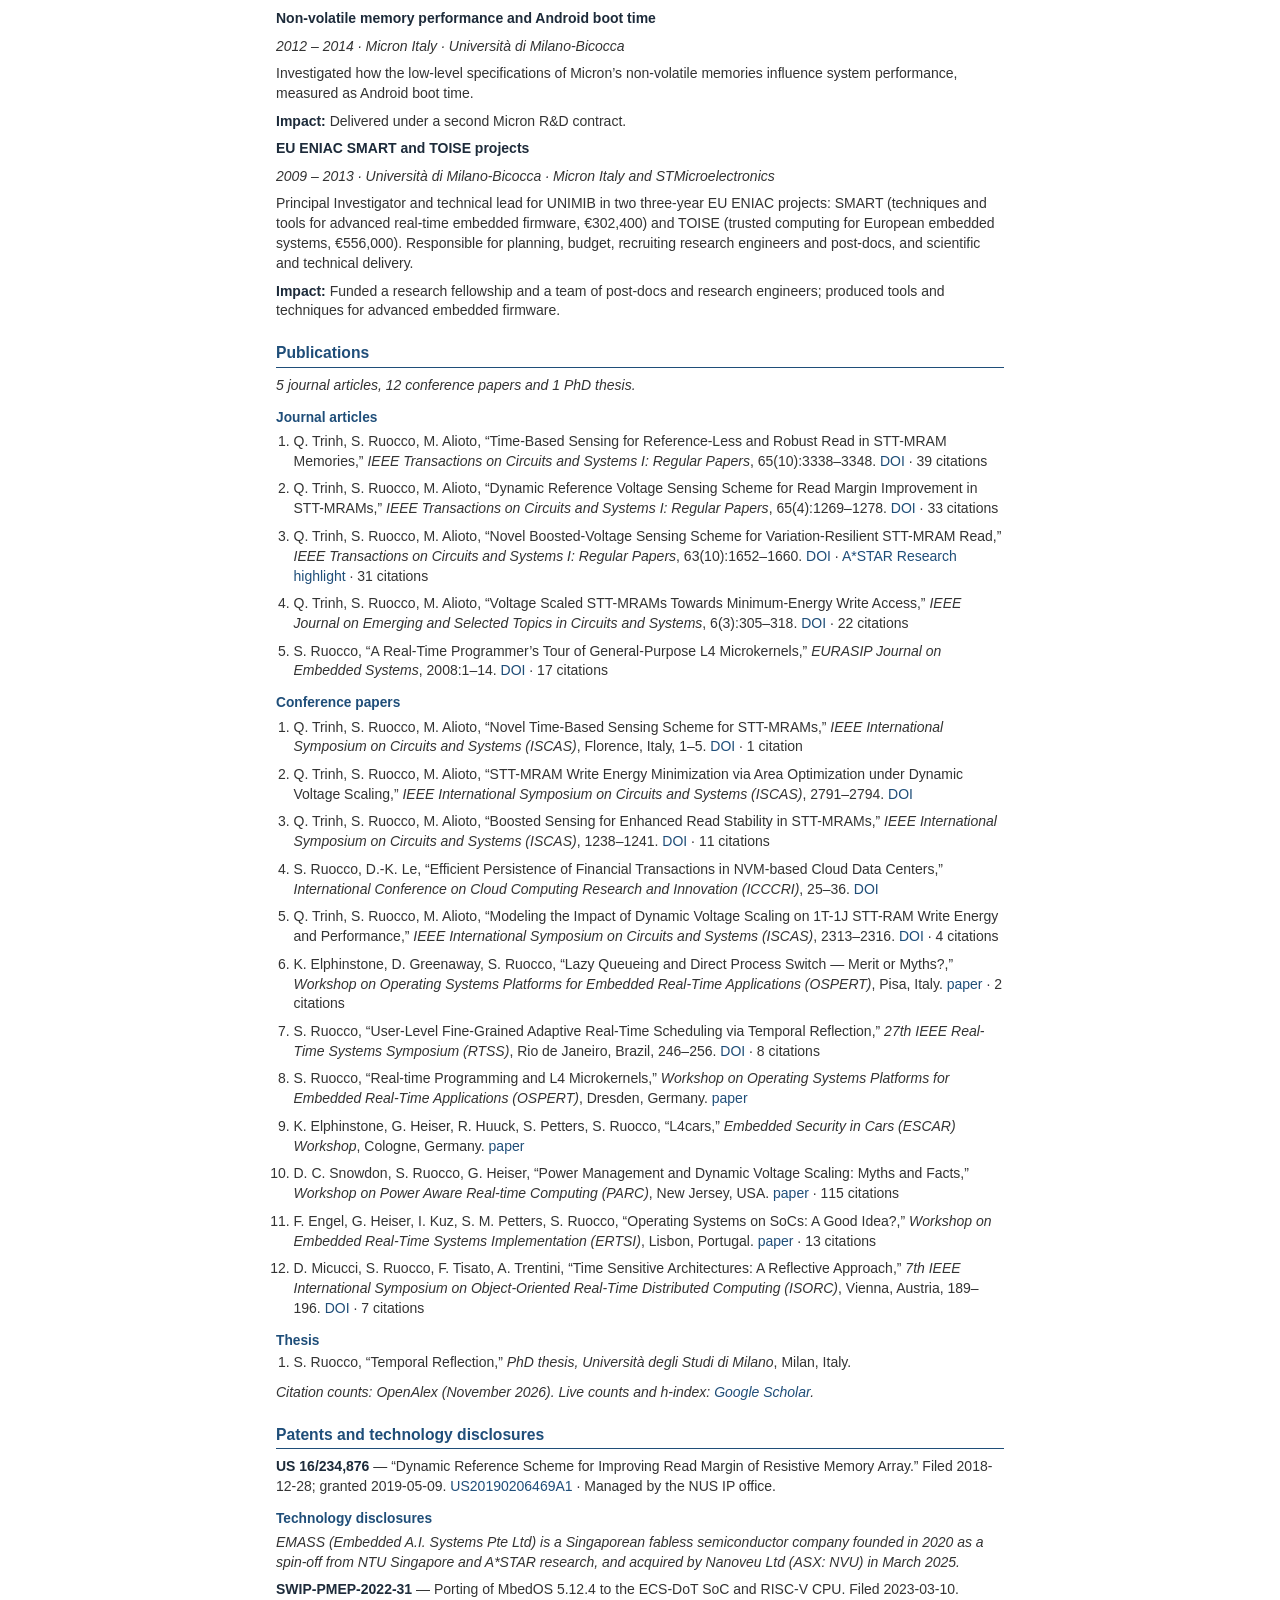
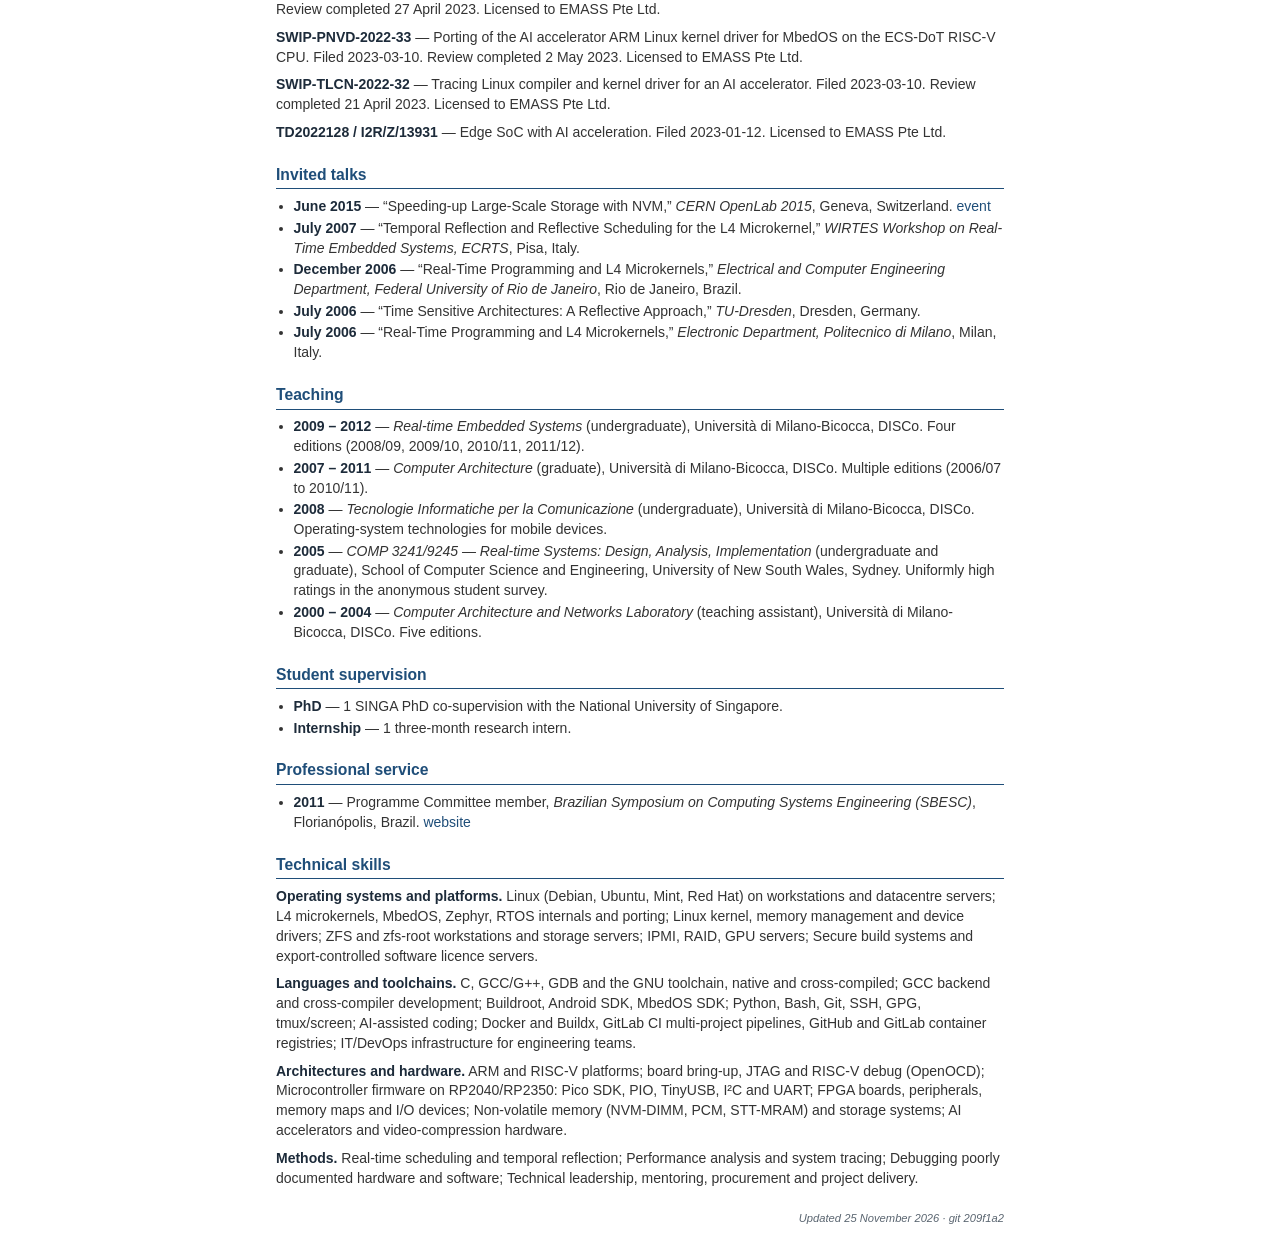
<file: docs/files/Sergio_Ruocco_CV_academic.html>
<!DOCTYPE html>
<html xmlns="http://www.w3.org/1999/xhtml" lang xml:lang>
<head>
  <meta charset="utf-8" />
  <meta name="generator" content="pandoc" />
  <meta name="viewport" content="width=device-width, initial-scale=1.0, user-scalable=yes" />
  <title>Sergio Ruocco — Academic and research CV</title>
  <style>
code{white-space: pre-wrap;}
span.smallcaps{font-variant: small-caps;}
div.columns{display: flex; gap: min(4vw, 1.5em);}
div.column{flex: auto; overflow-x: auto;}
div.hanging-indent{margin-left: 1.5em; text-indent: -1.5em;}

ul.task-list[class]{list-style: none;}
ul.task-list li input[type="checkbox"] {
font-size: inherit;
width: 0.8em;
margin: 0 0.8em 0.2em -1.6em;
vertical-align: middle;
}
.display.math{display: block; text-align: center; margin: 0.5rem auto;}
</style>
  <style type="text/css">:root {
--accent: #1f4e79;
--text: #333333;
--muted: #5a6570;
--rule: #d8dee5;
}
html {
font-size: 10.5pt;
}
body {
font-family: Inter, "Segoe UI", -apple-system, BlinkMacSystemFont, "Helvetica Neue", Arial, sans-serif;
color: var(--text);
line-height: 1.42;
max-width: 52rem;
margin: 2rem auto;
padding: 0 1.25rem;
}
h1 {
color: var(--accent);
font-size: 2rem;
line-height: 1.1;
margin: 0 0 0.25rem;
}
h2 {
color: var(--accent);
font-size: 1.12rem;
margin: 1.5rem 0 0.55rem;
padding-bottom: 0.18rem;
border-bottom: 1px solid var(--accent);
}
h3 {
color: var(--accent);
font-size: 0.98rem;
margin: 0.85rem 0 0.2rem;
}
p {
margin: 0.35rem 0 0.55rem;
}
a {
color: var(--accent);
text-decoration: none;
}
a:hover {
text-decoration: underline;
}
ul,
ol {
margin: 0.2rem 0 0.7rem 1.25rem;
padding: 0;
}
li {
margin: 0.12rem 0;
}
strong {
color: #1d2b3a;
}
em {
color: var(--text);
}
hr {
border: none;
border-top: 1px solid var(--rule);
margin: 1.5rem 0;
}
@media print {
html {
font-size: 9.5pt;
}
body {
max-width: none;
margin: 0;
padding: 0;
}
a {
color: var(--accent);
}
h2 {
break-after: avoid;
}
h3 {
break-after: avoid;
}
}

.stamp {
margin-top: 2em;
text-align: right;
font-size: 0.8em;
font-style: italic;
color: #5a6570;
}
img[alt="Sergio Ruocco"] {
display: block;
margin: 0 auto 0.5em;
border-radius: 50%;
}
</style>
</head>
<body>
<p><img src="[data-uri]" width="110" alt="Sergio Ruocco" /> </p>
<h1 id="dr.-sergio-ruocco">Dr. Sergio Ruocco</h1>
<p><strong>Senior Software Engineer, EMASS · Embedded and real-time
systems, compilers</strong><br />
EMASS (an NTU/A*STAR spin-off), Singapore</p>
<p>Nationality: Italian<br />
<a href="mailto:sergio.ruocco@gmail.com">sergio.ruocco@gmail.com</a> ·
<a href="mailto:sergiusr@protonmail.com">sergiusr@protonmail.com
(secure)</a> · <a href="https://scholar.google.com/citations?user=q1574qIAAAAJ">Google
Scholar</a> · <a href="https://www.linkedin.com/in/sergio-ruocco/">LinkedIn</a> · <a href="https://github.com/sergioruocco">GitHub</a> · <a href="https://sergioruocco.github.io/cv/">Website</a></p>
<h2 id="research-profile">Research profile</h2>
<p>Dr. Ruocco’s research concerns the analysis, design and
implementation of time-sensitive and time-aware computer systems. His
PhD introduced temporal reflection, a class of computational reflection
through which a system can represent, observe and control its own
temporal behaviour; he designed and implemented a reflective real-time
scheduler for the L4 microkernel that achieves microsecond-level
accuracy entirely at user level. At NICTA he analysed and improved the
real-time properties of general-purpose L4 microkernels. At A*STAR and
NTU he worked on systems software and programming toolchains for
non-volatile memory, storage systems, RISC-V platforms and AI
accelerators, including the port of MbedOS and Linux device drivers to
the ECS-DoT SoC and its AI accelerator. He is currently a Senior
Software Engineer at EMASS, building the full software stack (from the
development boards’ boot-agent firmware to the SDK), the CI/CD build and
test pipeline, and the IT/DevOps infrastructure for the ECS-DoT
ultra-low-power AI SoC used by the EMASS engineering team and its
customers; he planned its Zephyr RTOS port and delivered it with a newly
formed team he mentored. His work has appeared at IEEE RTSS, ISCAS,
TCAS-I and JETCAS and in the EURASIP Journal on Embedded Systems, and
has led to several technology disclosures licensed to EMASS Pte Ltd.</p>
<h2 id="research-interests">Research interests</h2>
<ul>
<li>Real-time and embedded systems</li>
<li>Temporal reflection and reflective scheduling</li>
<li>Operating-system kernels and microkernels (L4)</li>
<li>Linux kernel and device drivers</li>
<li>Compilers and programming toolchains (GCC)</li>
<li>Computer architecture</li>
<li>Non-volatile memory</li>
<li>Storage systems and performance analysis</li>
<li>Energy-aware computing</li>
<li>RISC-V platforms and AI accelerators</li>
<li>Software stacks for ultra-low-power AI SoCs (ECS-DoT)</li>
</ul>
<h2 id="education">Education</h2>
<p><strong>2004 — PhD in Computer Science</strong><br />
<em>Università degli Studi di Milano, Italy — Mathematics, Statistics,
Computational Sciences and Computer Science Research</em></p>
<p>Thesis: <em>Temporal Reflection</em>. Doctoral scholarship,
2000–2004. In Italy, PhD degrees are pass/no-pass and are not
graded.</p>
<p><strong>1999 — Master of Science in Computer Science</strong><br />
<em>Università degli Studi di Milano, Italy — 110/110 cum laude</em></p>
<p>Thesis: <em>HyperReal: a paradigm for the design and synthesis of
hard real-time control systems</em>.</p>
<h2 id="experience">Experience</h2>
<p><strong>Senior Software Engineer</strong> — EMASS (an NTU/A*STAR
spin-off)</p>
<p><em>06/2025 – present · Singapore</em></p>
<p>End-to-end software for ECS-DoT, an ultra-low-power AI SoC with a
RISC-V core and dedicated hardware accelerators. Research and
development of the full stack of software and tools — device drivers,
RTOS, SDK and toolchains — to compile, optimise and run AI applications
on a custom SoC designed and fabricated by the team.</p>
<ul>
<li>Planned the port of the Zephyr RTOS to ECS-DoT and, once approved,
delivered it on time by training and mentoring a newly formed small
team; packages the Zephyr SDK (board support, containers, debug
tooling).</li>
<li>Develops and releases the bare-metal SDK and runtime of the ECS-DoT
ultra-low-power AI SoC; integrates and qualifies the GCC RISC-V
cross-toolchains (GCC 7 and GCC 11, x86-64 and arm64 hosts).</li>
<li>Targets a RISC-V core with dedicated deep-learning accelerators for
edge AI IoT applications.</li>
<li>Built the ECS-DoT boot agent on the open-source DirtyJTAG firmware
for the Raspberry Pi Pico 2 (RP2350) of the ECS-DoT development boards:
it loads RISC-V applications into the SoC over JTAG at power-up, doubles
as an OpenOCD adapter and USB-serial bridge, controls board power, and
has shipped to customers in tagged releases since 07/2026.</li>
<li>Fixed and extended the OpenOCD DirtyJTAG adapter driver (protocol,
bit ordering, multi-adapter selection, reset lines) to drive the SoC’s
RISC-V debug module; designed the boot agent’s companion link to the
ECS-DoT runtime for dynamic voltage and frequency scaling and on-board
power measurement of AI inference.</li>
<li>Designed and runs the SDK build-and-release pipeline: a three-tier
container hierarchy (Linux devtools, vanilla bare-metal and Zephyr SDKs,
per-customer SDK images) on self-hosted GitLab CI with cross-project
rebuild cascades, published to GitHub and GitLab registries; regular
bare-metal SDK releases since v4.0.0 (04/2026).</li>
</ul>
<p><strong>Research Fellow</strong> — School of Computer Science and
Engineering, Nanyang Technological University (NTU)</p>
<p><em>04/2024 – 05/2025 · Singapore</em></p>
<p>Kept the ECS-DoT system-software engineering going between A*STAR I²R
and EMASS, laying the groundwork for the EMASS role: the first
bare-metal SDK, its SPI and camera drivers, and analysis of hardware
bugs in the SoC’s SPI peripheral.</p>
<ul>
<li>Developed the first bare-metal SDK for the ECS-DoT SoC.</li>
<li>Completed the bit-bang SPI driver and ported an SPI camera driver to
the bare-metal SDK.</li>
<li>Isolated and analysed hardware bugs in the SoC’s hardware SPI
peripheral.</li>
</ul>
<p><strong>Senior Scientist II</strong> — A*STAR Institute for Infocomm
Research (I²R)</p>
<p><em>06/2018 – 09/2023 · Singapore</em></p>
<p>Embedded real-time operating systems, SDKs, firmware and drivers for
a RISC-V-based SoC customised with a deep-learning accelerator for
ultra-low-power edge-IoT applications.</p>
<ul>
<li>Delivered the port of ARM MbedOS 5.12.4 and its SDK to the ECS-DoT
RISC-V SoC, including CPU core, peripherals, memory map and I/O
devices.</li>
<li>Ported the AI accelerator’s ARM Linux kernel driver to MbedOS on the
ECS-DoT RISC-V CPU, and traced the Linux compiler and kernel driver for
the accelerator.</li>
<li>Containerised the ECS-DoT SDK build with Docker, including OpenOCD
and JTAG/USB board access (2023): the starting point of the SDK
build-and-release pipeline later run at EMASS.</li>
<li>Contributed to the Edge SoC with AI acceleration technology
disclosure (TD2022128) and three software disclosures, all licensed to
EMASS Pte Ltd.</li>
</ul>
<p><strong>Scientist II</strong> — A*STAR Data Storage Institute
(DSI)</p>
<p><em>10/2012 – 05/2018 · Singapore</em></p>
<p>Systems software and programming-toolchain research for
next-generation solid-state storage and non-volatile memory.</p>
<ul>
<li>Extended Linux memory management to support non-volatile DIMMs; the
work led to an invited collaboration with CERN OpenLab and a talk at
CERN OpenLab 2015.</li>
<li>Led and delivered the Active Discs Clusters Performance Study
(ADCPS) for Seagate USA (2017–2019), completed after the move to
I²R.</li>
</ul>
<p><strong>Research Fellow</strong> — Dipartimento di Informatica,
Sistemistica e Comunicazione (DISCo), Università di Milano-Bicocca</p>
<p><em>04/2007 – 09/2012 · Milan, Italy</em></p>
<p>Research and teaching in real-time embedded systems, compiler
retargeting and toolchains, and next-generation non-volatile storage,
with projects funded by industry contracts and European research
grants.</p>
<ul>
<li>Principal Investigator and technical lead for UNIMIB in EU ENIAC
SMART (€302,400) and TOISE (€556,000), with Micron Italy and
STMicroelectronics.</li>
<li>Secured two Micron R&amp;D contracts: the port of GCC to a custom
16-bit microcontroller for phase-change memory chips, and an
investigation of how the low-level specifications of non-volatile
memories affect Android boot time.</li>
<li>Project leader of IMUD/Cyber-ADI, a long-running, low-power wireless
real-time inertial monitoring device for wireless sensor-network
research.</li>
<li>Taught graduate Computer Architecture and undergraduate Real-time
Embedded Systems.</li>
</ul>
<p><strong>Researcher, Embedded, Real-Time and Operating Systems (ERTOS)
Programme</strong> — NICTA (National ICT Australia, now Data61/CSIRO),
Sydney</p>
<p><em>04/2004 – 03/2007 · Australia</em></p>
<p>Real-time and operating-systems research on the L4 microkernel.</p>
<ul>
<li>Analysed and improved the real-time properties of the
general-purpose L4 microkernel.</li>
<li>Designed and implemented a reflective real-time scheduling framework
(RTSS 2006; OSPERT 2006/2007; EURASIP JES 2008).</li>
<li>Visiting Fellow and conjoint lecturer at the University of New South
Wales (2004–2007).</li>
</ul>
<h2 id="grants-and-funded-projects">Grants and funded projects</h2>
<p><strong>ENIAC TOISE — Trusted Computing for European Embedded
Systems</strong></p>
<p><em>01/2011 – 12/2013 · €556,000 · Principal Investigator and
technical lead for UNIMIB</em></p>
<p>Partners: Micron Italy, STMicroelectronics and European consortium
partners.</p>
<p>EU ENIAC Joint Undertaking project on trusted computing for embedded
systems, including non-volatile-memory security.</p>
<p><a href="https://cordis.europa.eu/project/rcn/201953/factsheet/en">Project
page</a></p>
<p><strong>ENIAC SMART — Techniques and Tools for Advanced Real-Time
Embedded Firmware</strong></p>
<p><em>01/2010 – 12/2012 · €302,400 · Principal Investigator and
technical lead for UNIMIB</em></p>
<p>Partners: Micron Italy, STMicroelectronics and European consortium
partners.</p>
<p>EU ENIAC Joint Undertaking project on techniques and tools for
advanced real-time embedded firmware design and development.</p>
<p><a href="https://cordis.europa.eu/project/rcn/201942/factsheet/en">Project
page</a></p>
<p><strong>Micron R&amp;D contracts</strong></p>
<p><em>2009 – 2014 · Principal investigator and lead engineer</em></p>
<p>Partners: Micron Italy (formerly STMicroelectronics).</p>
<p>Two consulting research contracts: a GCC port to a custom 16-bit
microcontroller for phase-change memory (2009–2010), and an
investigation of how the low-level specifications of non-volatile
memories affect Android boot time (2012–2014).</p>
<p><strong>Active Discs Clusters Performance Study (ADCPS)</strong></p>
<p><em>01/2017 – 05/2019 · Project lead</em></p>
<p>Partners: Seagate USA.</p>
<p>Industry-funded performance study of active disc clusters.</p>
<p><strong>CERN OpenLab collaboration</strong></p>
<p><em>2015 · Invited collaborator</em></p>
<p>Partners: CERN OpenLab.</p>
<p>Collaboration on non-volatile memory and persistent data in main
memory, following the Linux memory-management work at A*STAR DSI.</p>
<p><a href="https://indico.cern.ch/event/381083/timetable/#20150610">Project
page</a></p>
<h2 id="selected-projects">Selected projects</h2>
<p><strong>Full software stack for the ECS-DoT ultra-low-power RISC-V AI
SoC</strong></p>
<p><em>2024 – present · NTU, then EMASS (an NTU/A*STAR spin-off) from
06/2025</em></p>
<p>Research and develop the device drivers, RTOS, SDK and toolchains
needed to compile, optimise and run AI applications on ECS-DoT, a custom
ultra-low-power SoC with a RISC-V core and dedicated hardware
accelerators, designed and fabricated by the team.</p>
<p><strong>Impact:</strong> Enables AI workloads on the ECS-DoT SoC;
builds on the AI-accelerator driver and RTOS work done at A*STAR
I²R.</p>
<p><strong>ECS-DoT boot agent and JTAG adapter on the Raspberry Pi Pico
2</strong></p>
<p><em>2026 – present · EMASS · ECS-DoT development boards</em></p>
<p>Extended the open-source DirtyJTAG firmware into the boards’ boot
agent: it loads RISC-V applications into the SoC over JTAG at power-up,
serves as an OpenOCD adapter and USB-serial bridge, and drives the
boards’ power control and measurement.</p>
<p><strong>Impact:</strong> Shipped to customers in tagged firmware
releases since 07/2026.</p>
<p><strong>Power-management (DVFS) demonstrator for the ECS-DoT
SoC</strong></p>
<p><em>2026 · EMASS · ECS-DoT development boards</em></p>
<p>Led the SoC’s power-management work: set the goal and scope, designed
the protocol between the SoC and its board controller, and diagnosed the
key timing error in the clock-change sequence.</p>
<p><strong>Impact:</strong> On silicon, core power fell by 71% in
low-power mode and 80% with the clock stopped.</p>
<p><strong>MbedOS and SDK port to the ECS-DoT RISC-V SoC</strong></p>
<p><em>2020 – 2024 · A*STAR I²R / NTU · ECS-DoT Edge SoC with AI
acceleration</em></p>
<p>Ported the ARM MbedOS 5.12.4 RTOS and its SDK to the ECS-DoT SoC,
covering a different CPU core, instruction set, peripherals, memory map
and I/O devices. Both the original and the target platforms were poorly
documented and buggy, so the work was a complex trial-and-error effort
with the GCC toolchain and GDB.</p>
<p><strong>Impact:</strong> Delivered a working RTOS port and
board-support package; technology disclosure SWIP-PMEP-2022-31, licensed
to EMASS Pte Ltd.</p>
<p><strong>AI accelerator Linux kernel driver port to MbedOS on
RISC-V</strong></p>
<p><em>2022 – 2023 · A*STAR I²R · ECS-DoT</em></p>
<p>Ported the AI accelerator’s ARM Linux kernel driver to MbedOS on the
ECS-DoT RISC-V CPU, adapting the driver to a new operating system,
memory map and device model.</p>
<p><strong>Impact:</strong> Technology disclosure SWIP-PNVD-2022-33,
licensed to EMASS Pte Ltd.</p>
<p><strong>Real-time extensions and reflective scheduling for the L4
microkernel</strong></p>
<p><em>2004 – 2007 · NICTA · ERTOS Programme</em></p>
<p>Analysed the real-time behaviour of general-purpose L4 microkernels,
identified the architectural obstacles to predictable scheduling, and
designed and implemented a reflective real-time scheduler that lets a
system observe and control its own temporal behaviour, with
microsecond-level accuracy, entirely at user level and without kernel
changes.</p>
<p><strong>Impact:</strong> Published at IEEE RTSS 2006 and OSPERT
2006/2007 and in the EURASIP Journal on Embedded Systems; the work
influenced the real-time features of the commercial OKL4
microkernel.</p>
<p><strong>Linux memory-management extensions for non-volatile
DIMMs</strong></p>
<p><em>2015 · A*STAR DSI · CERN OpenLab collaboration</em></p>
<p>Extended Linux memory management to support non-volatile DIMMs,
allowing persistent data to be placed directly in main memory and
processed at memory speed.</p>
<p><strong>Impact:</strong> Procured an invitation to collaborate with
CERN OpenLab and an invited talk at CERN OpenLab 2015.</p>
<p><strong>GCC backend for a custom 16-bit microcontroller</strong></p>
<p><em>2009 – 2010 · Micron Italy (formerly STMicroelectronics) ·
Università di Milano-Bicocca</em></p>
<p>Ported the GNU GCC C compiler to a custom, non-standard 16-bit
microcontroller managing embedded NAND/NOR phase-change memories under
hard real-time constraints and security requirements. The target was
poorly documented, requiring a new backend and extensive debugging with
GDB.</p>
<p><strong>Impact:</strong> Delivered under a Micron R&amp;D contract;
the compiler supported devices deployed in high volume.</p>
<p><strong>Non-volatile memory performance and Android boot
time</strong></p>
<p><em>2012 – 2014 · Micron Italy · Università di
Milano-Bicocca</em></p>
<p>Investigated how the low-level specifications of Micron’s
non-volatile memories influence system performance, measured as Android
boot time.</p>
<p><strong>Impact:</strong> Delivered under a second Micron R&amp;D
contract.</p>
<p><strong>EU ENIAC SMART and TOISE projects</strong></p>
<p><em>2009 – 2013 · Università di Milano-Bicocca · Micron Italy and
STMicroelectronics</em></p>
<p>Principal Investigator and technical lead for UNIMIB in two
three-year EU ENIAC projects: SMART (techniques and tools for advanced
real-time embedded firmware, €302,400) and TOISE (trusted computing for
European embedded systems, €556,000). Responsible for planning, budget,
recruiting research engineers and post-docs, and scientific and
technical delivery.</p>
<p><strong>Impact:</strong> Funded a research fellowship and a team of
post-docs and research engineers; produced tools and techniques for
advanced embedded firmware.</p>
<h2 id="publications">Publications</h2>
<p><em>5 journal articles, 12 conference papers and 1 PhD
thesis.</em></p>
<h3 id="journal-articles">Journal articles</h3>
<ol type="1">
<li><p>Q. Trinh, S. Ruocco, M. Alioto, “Time-Based Sensing for
Reference-Less and Robust Read in STT-MRAM Memories,” <em>IEEE
Transactions on Circuits and Systems I: Regular Papers</em>,
65(10):3338–3348. <a href="https://doi.org/10.1109/TCSI.2018.2828611">DOI</a> · 39
citations</p></li>
<li><p>Q. Trinh, S. Ruocco, M. Alioto, “Dynamic Reference Voltage
Sensing Scheme for Read Margin Improvement in STT-MRAMs,” <em>IEEE
Transactions on Circuits and Systems I: Regular Papers</em>,
65(4):1269–1278. <a href="https://doi.org/10.1109/TCSI.2017.2749522">DOI</a> · 33
citations</p></li>
<li><p>Q. Trinh, S. Ruocco, M. Alioto, “Novel Boosted-Voltage Sensing
Scheme for Variation-Resilient STT-MRAM Read,” <em>IEEE Transactions on
Circuits and Systems I: Regular Papers</em>, 63(10):1652–1660. <a href="https://doi.org/10.1109/TCSI.2016.2582203">DOI</a> · <a href="https://research.a-star.edu.sg/articles/highlights/reducing-read-errors-more-than-a-bit/">A*STAR
Research highlight</a> · 31 citations</p></li>
<li><p>Q. Trinh, S. Ruocco, M. Alioto, “Voltage Scaled STT-MRAMs Towards
Minimum-Energy Write Access,” <em>IEEE Journal on Emerging and Selected
Topics in Circuits and Systems</em>, 6(3):305–318. <a href="https://doi.org/10.1109/JETCAS.2016.2547702">DOI</a> · 22
citations</p></li>
<li><p>S. Ruocco, “A Real-Time Programmer’s Tour of General-Purpose L4
Microkernels,” <em>EURASIP Journal on Embedded Systems</em>, 2008:1–14.
<a href="https://doi.org/10.1155/2008/234710">DOI</a> · 17
citations</p></li>
</ol>
<h3 id="conference-papers">Conference papers</h3>
<ol type="1">
<li><p>Q. Trinh, S. Ruocco, M. Alioto, “Novel Time-Based Sensing Scheme
for STT-MRAMs,” <em>IEEE International Symposium on Circuits and Systems
(ISCAS)</em>, Florence, Italy, 1–5. <a href="https://doi.org/10.1109/ISCAS.2018.8350966">DOI</a> · 1
citation</p></li>
<li><p>Q. Trinh, S. Ruocco, M. Alioto, “STT-MRAM Write Energy
Minimization via Area Optimization under Dynamic Voltage Scaling,”
<em>IEEE International Symposium on Circuits and Systems (ISCAS)</em>,
2791–2794. <a href="https://doi.org/10.1109/ISCAS.2016.7539172">DOI</a></p></li>
<li><p>Q. Trinh, S. Ruocco, M. Alioto, “Boosted Sensing for Enhanced
Read Stability in STT-MRAMs,” <em>IEEE International Symposium on
Circuits and Systems (ISCAS)</em>, 1238–1241. <a href="https://doi.org/10.1109/ISCAS.2016.7527471">DOI</a> · 11
citations</p></li>
<li><p>S. Ruocco, D.-K. Le, “Efficient Persistence of Financial
Transactions in NVM-based Cloud Data Centers,” <em>International
Conference on Cloud Computing Research and Innovation (ICCCRI)</em>,
25–36. <a href="https://doi.org/10.1109/ICCCRI.2015.29">DOI</a></p></li>
<li><p>Q. Trinh, S. Ruocco, M. Alioto, “Modeling the Impact of Dynamic
Voltage Scaling on 1T-1J STT-RAM Write Energy and Performance,” <em>IEEE
International Symposium on Circuits and Systems (ISCAS)</em>, 2313–2316.
<a href="https://doi.org/10.1109/ISCAS.2015.7169146">DOI</a> · 4
citations</p></li>
<li><p>K. Elphinstone, D. Greenaway, S. Ruocco, “Lazy Queueing and
Direct Process Switch — Merit or Myths?,” <em>Workshop on Operating
Systems Platforms for Embedded Real-Time Applications (OSPERT)</em>,
Pisa, Italy. <a href="http://www.ertos.nicta.com.au/publications/papers/Elphinstone_GR_07.abstract">paper</a>
· 2 citations</p></li>
<li><p>S. Ruocco, “User-Level Fine-Grained Adaptive Real-Time Scheduling
via Temporal Reflection,” <em>27th IEEE Real-Time Systems Symposium
(RTSS)</em>, Rio de Janeiro, Brazil, 246–256. <a href="https://doi.org/10.1109/RTSS.2006.50">DOI</a> · 8
citations</p></li>
<li><p>S. Ruocco, “Real-time Programming and L4 Microkernels,”
<em>Workshop on Operating Systems Platforms for Embedded Real-Time
Applications (OSPERT)</em>, Dresden, Germany. <a href="http://www.ertos.nicta.com.au/publications/papers/Ruocco_06.abstract">paper</a></p></li>
<li><p>K. Elphinstone, G. Heiser, R. Huuck, S. Petters, S. Ruocco,
“L4cars,” <em>Embedded Security in Cars (ESCAR) Workshop</em>, Cologne,
Germany. <a href="http://www.ertos.nicta.com.au/publications/papers/Elphinstone_HHPR_05.abstract.pml">paper</a></p></li>
<li><p>D. C. Snowdon, S. Ruocco, G. Heiser, “Power Management and
Dynamic Voltage Scaling: Myths and Facts,” <em>Workshop on Power Aware
Real-time Computing (PARC)</em>, New Jersey, USA. <a href="http://www.ertos.nicta.com.au/publications/papers/Snowdon_RH_05.abstract">paper</a>
· 115 citations</p></li>
<li><p>F. Engel, G. Heiser, I. Kuz, S. M. Petters, S. Ruocco, “Operating
Systems on SoCs: A Good Idea?,” <em>Workshop on Embedded Real-Time
Systems Implementation (ERTSI)</em>, Lisbon, Portugal. <a href="http://www.ertos.nicta.com.au/publications/papers/Engel_HKPR_04.abstract">paper</a>
· 13 citations</p></li>
<li><p>D. Micucci, S. Ruocco, F. Tisato, A. Trentini, “Time Sensitive
Architectures: A Reflective Approach,” <em>7th IEEE International
Symposium on Object-Oriented Real-Time Distributed Computing
(ISORC)</em>, Vienna, Austria, 189–196. <a href="https://doi.org/10.1109/ISORC.2004.1300344">DOI</a> · 7
citations</p></li>
</ol>
<h3 id="thesis">Thesis</h3>
<ol type="1">
<li>S. Ruocco, “Temporal Reflection,” <em>PhD thesis, Università degli
Studi di Milano</em>, Milan, Italy.</li>
</ol>
<p><em>Citation counts: OpenAlex (November 2026). Live counts and
h-index: <a href="https://scholar.google.com/citations?user=q1574qIAAAAJ">Google
Scholar</a>.</em></p>
<h2 id="patents-and-technology-disclosures">Patents and technology
disclosures</h2>
<p><strong>US 16/234,876</strong> — “Dynamic Reference Scheme for
Improving Read Margin of Resistive Memory Array.” Filed 2018-12-28;
granted 2019-05-09. <a href="https://patents.google.com/patent/US20190206469A1/en">US20190206469A1</a>
· Managed by the NUS IP office.</p>
<h3 id="technology-disclosures">Technology disclosures</h3>
<p><em>EMASS (Embedded A.I. Systems Pte Ltd) is a Singaporean fabless
semiconductor company founded in 2020 as a spin-off from NTU Singapore
and A*STAR research, and acquired by Nanoveu Ltd (ASX: NVU) in March
2025.</em></p>
<p><strong>SWIP-PMEP-2022-31</strong> — Porting of MbedOS 5.12.4 to the
ECS-DoT SoC and RISC-V CPU. Filed 2023-03-10. Review completed 27 April
2023. Licensed to EMASS Pte Ltd.</p>
<p><strong>SWIP-PNVD-2022-33</strong> — Porting of the AI accelerator
ARM Linux kernel driver for MbedOS on the ECS-DoT RISC-V CPU. Filed
2023-03-10. Review completed 2 May 2023. Licensed to EMASS Pte Ltd.</p>
<p><strong>SWIP-TLCN-2022-32</strong> — Tracing Linux compiler and
kernel driver for an AI accelerator. Filed 2023-03-10. Review completed
21 April 2023. Licensed to EMASS Pte Ltd.</p>
<p><strong>TD2022128 / I2R/Z/13931</strong> — Edge SoC with AI
acceleration. Filed 2023-01-12. Licensed to EMASS Pte Ltd.</p>
<h2 id="invited-talks">Invited talks</h2>
<ul>
<li><strong>June 2015</strong> — “Speeding-up Large-Scale Storage with
NVM,” <em>CERN OpenLab 2015</em>, Geneva, Switzerland. <a href="https://indico.cern.ch/event/381083/timetable/#20150610">event</a></li>
<li><strong>July 2007</strong> — “Temporal Reflection and Reflective
Scheduling for the L4 Microkernel,” <em>WIRTES Workshop on Real-Time
Embedded Systems, ECRTS</em>, Pisa, Italy.</li>
<li><strong>December 2006</strong> — “Real-Time Programming and L4
Microkernels,” <em>Electrical and Computer Engineering Department,
Federal University of Rio de Janeiro</em>, Rio de Janeiro, Brazil.</li>
<li><strong>July 2006</strong> — “Time Sensitive Architectures: A
Reflective Approach,” <em>TU-Dresden</em>, Dresden, Germany.</li>
<li><strong>July 2006</strong> — “Real-Time Programming and L4
Microkernels,” <em>Electronic Department, Politecnico di Milano</em>,
Milan, Italy.</li>
</ul>
<h2 id="teaching">Teaching</h2>
<ul>
<li><strong>2009 – 2012</strong> — <em>Real-time Embedded Systems</em>
(undergraduate), Università di Milano-Bicocca, DISCo. Four editions
(2008/09, 2009/10, 2010/11, 2011/12).</li>
<li><strong>2007 – 2011</strong> — <em>Computer Architecture</em>
(graduate), Università di Milano-Bicocca, DISCo. Multiple editions
(2006/07 to 2010/11).</li>
<li><strong>2008</strong> — <em>Tecnologie Informatiche per la
Comunicazione</em> (undergraduate), Università di Milano-Bicocca, DISCo.
Operating-system technologies for mobile devices.</li>
<li><strong>2005</strong> — <em>COMP 3241/9245 — Real-time Systems:
Design, Analysis, Implementation</em> (undergraduate and graduate),
School of Computer Science and Engineering, University of New South
Wales, Sydney. Uniformly high ratings in the anonymous student
survey.</li>
<li><strong>2000 – 2004</strong> — <em>Computer Architecture and
Networks Laboratory</em> (teaching assistant), Università di
Milano-Bicocca, DISCo. Five editions.</li>
</ul>
<h2 id="student-supervision">Student supervision</h2>
<ul>
<li><strong>PhD</strong> — 1 SINGA PhD co-supervision with the National
University of Singapore.</li>
<li><strong>Internship</strong> — 1 three-month research intern.</li>
</ul>
<h2 id="professional-service">Professional service</h2>
<ul>
<li><strong>2011</strong> — Programme Committee member, <em>Brazilian
Symposium on Computing Systems Engineering (SBESC)</em>, Florianópolis,
Brazil. <a href="http://sbesc.lisha.ufsc.br/tiki-index.php">website</a></li>
</ul>
<h2 id="technical-skills">Technical skills</h2>
<p><strong>Operating systems and platforms.</strong> Linux (Debian,
Ubuntu, Mint, Red Hat) on workstations and datacentre servers; L4
microkernels, MbedOS, Zephyr, RTOS internals and porting; Linux kernel,
memory management and device drivers; ZFS and zfs-root workstations and
storage servers; IPMI, RAID, GPU servers; Secure build systems and
export-controlled software licence servers.</p>
<p><strong>Languages and toolchains.</strong> C, GCC/G++, GDB and the
GNU toolchain, native and cross-compiled; GCC backend and cross-compiler
development; Buildroot, Android SDK, MbedOS SDK; Python, Bash, Git, SSH,
GPG, tmux/screen; AI-assisted coding; Docker and Buildx, GitLab CI
multi-project pipelines, GitHub and GitLab container registries;
IT/DevOps infrastructure for engineering teams.</p>
<p><strong>Architectures and hardware.</strong> ARM and RISC-V
platforms; board bring-up, JTAG and RISC-V debug (OpenOCD);
Microcontroller firmware on RP2040/RP2350: Pico SDK, PIO, TinyUSB, I²C
and UART; FPGA boards, peripherals, memory maps and I/O devices;
Non-volatile memory (NVM-DIMM, PCM, STT-MRAM) and storage systems; AI
accelerators and video-compression hardware.</p>
<p><strong>Methods.</strong> Real-time scheduling and temporal
reflection; Performance analysis and system tracing; Debugging poorly
documented hardware and software; Technical leadership, mentoring,
procurement and project delivery.</p>
<p class="stamp">Updated 25 November 2026 · git 209f1a2</p>
</body>
</html>
</file>
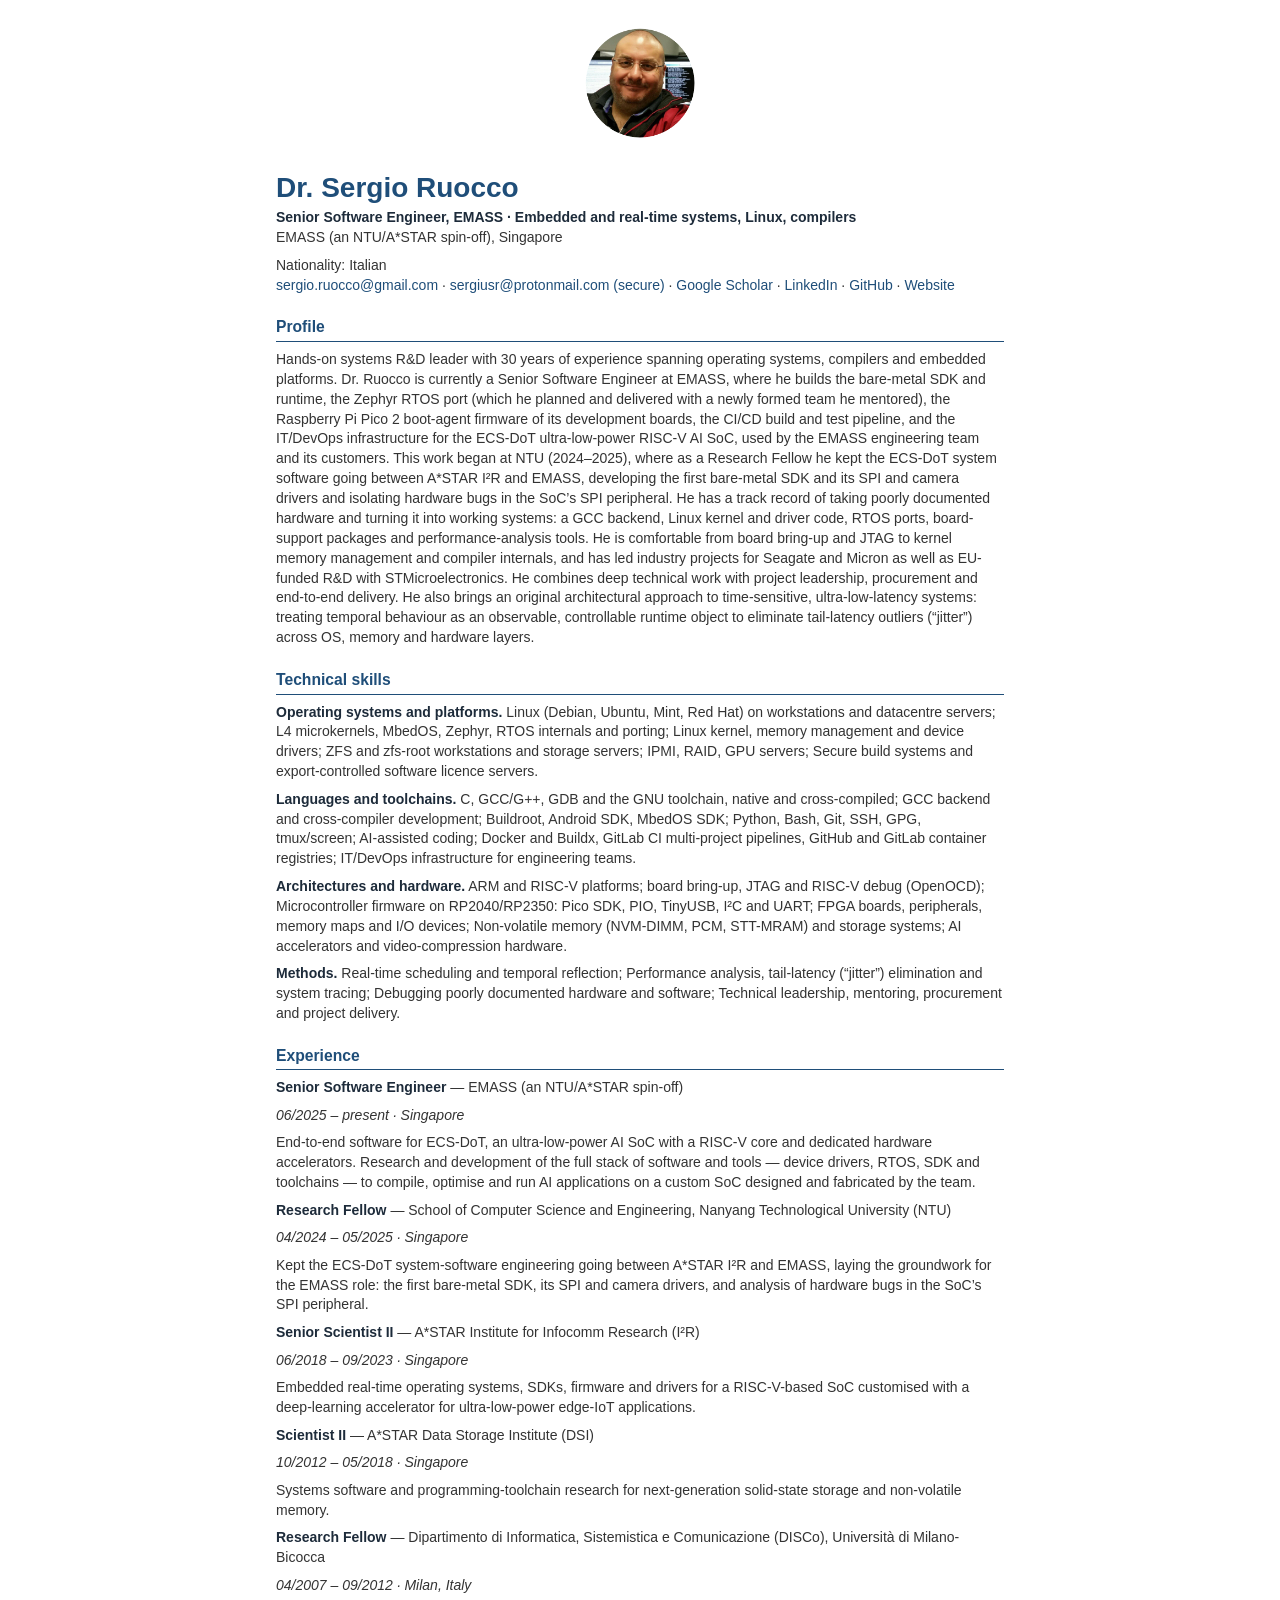
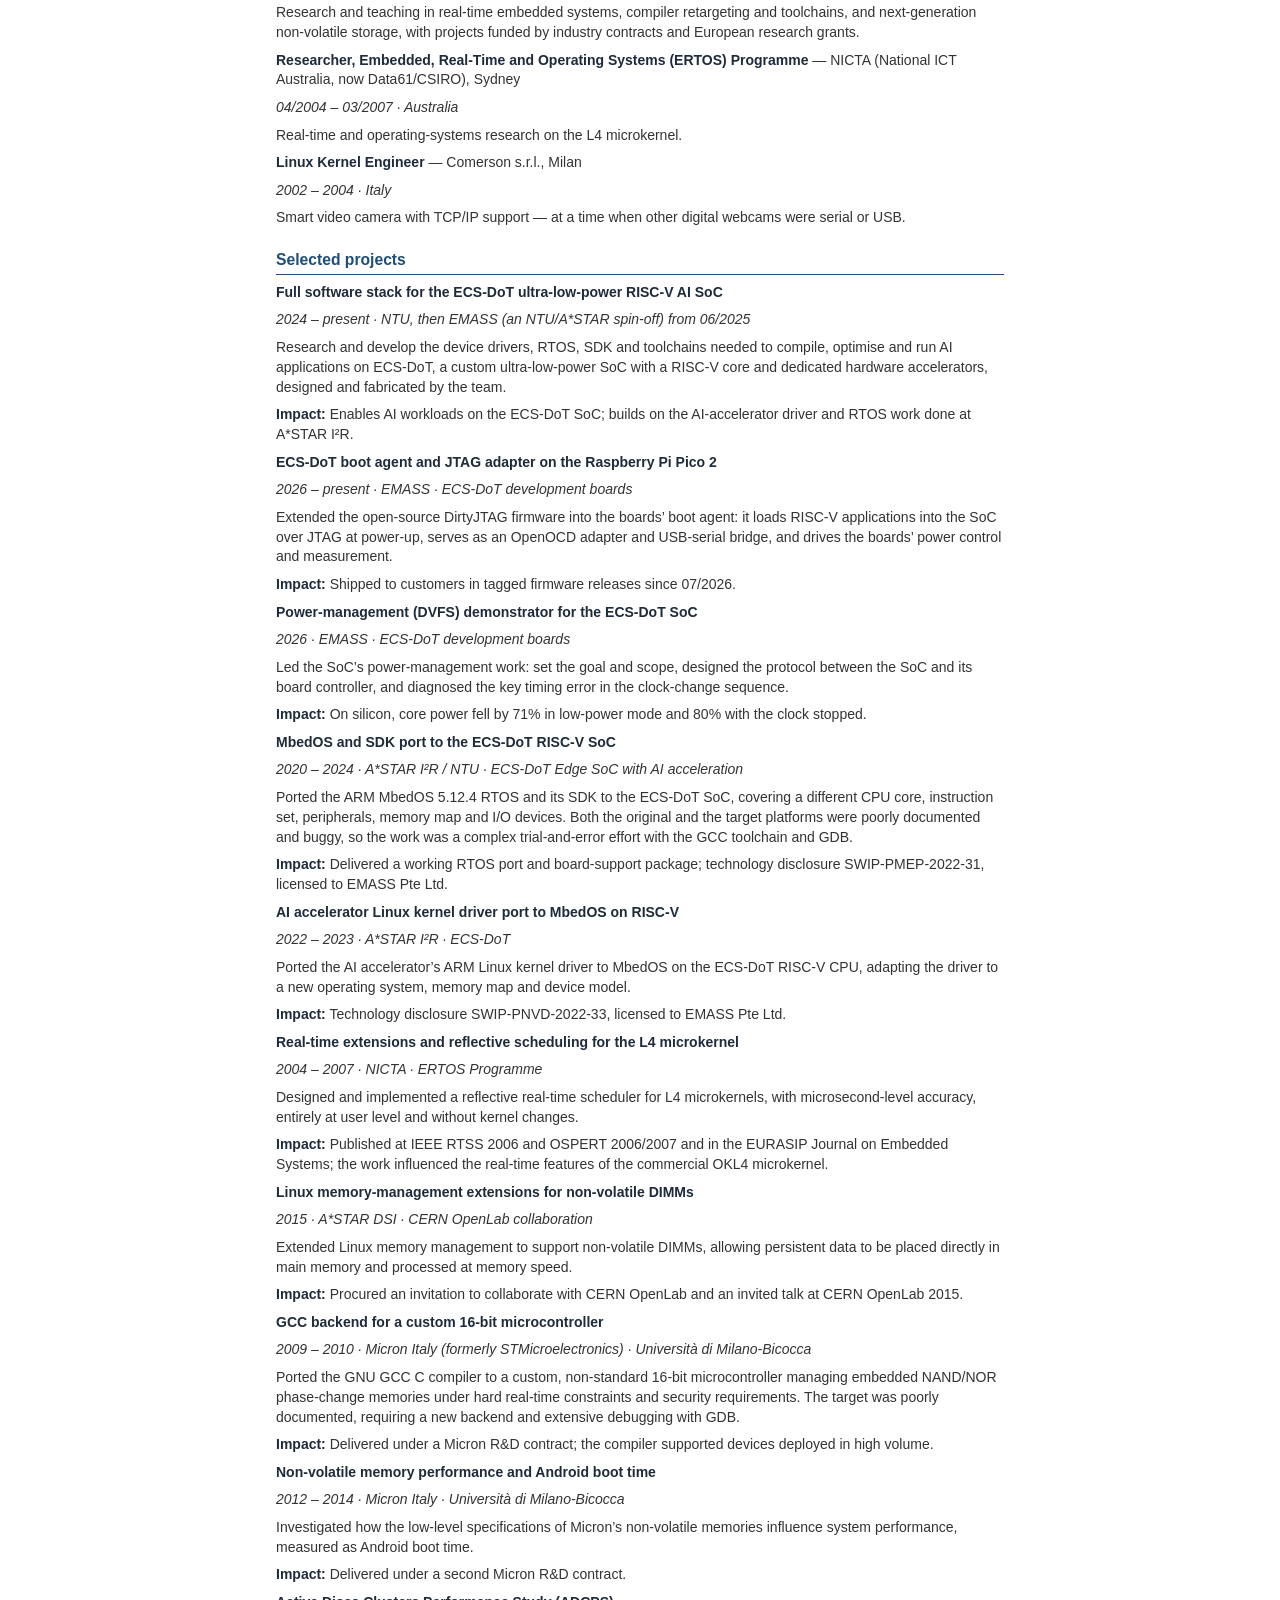
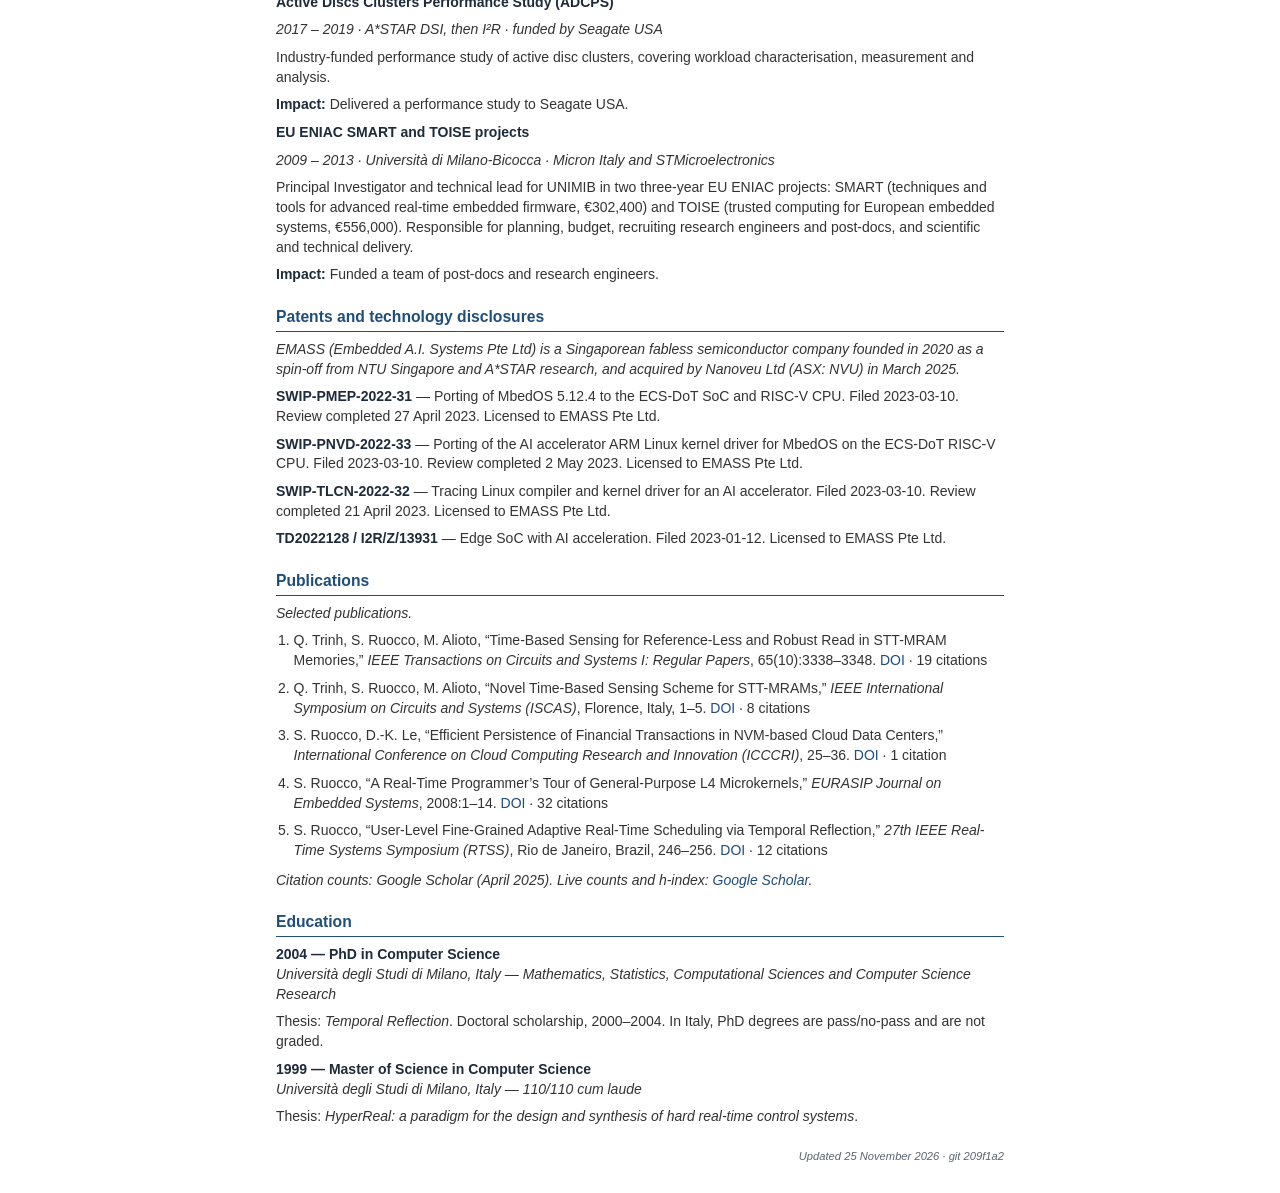
<file: docs/files/Sergio_Ruocco_CV_industry.html>
<!DOCTYPE html>
<html xmlns="http://www.w3.org/1999/xhtml" lang xml:lang>
<head>
  <meta charset="utf-8" />
  <meta name="generator" content="pandoc" />
  <meta name="viewport" content="width=device-width, initial-scale=1.0, user-scalable=yes" />
  <title>Sergio Ruocco — Industry R&amp;D CV</title>
  <style>
code{white-space: pre-wrap;}
span.smallcaps{font-variant: small-caps;}
div.columns{display: flex; gap: min(4vw, 1.5em);}
div.column{flex: auto; overflow-x: auto;}
div.hanging-indent{margin-left: 1.5em; text-indent: -1.5em;}

ul.task-list[class]{list-style: none;}
ul.task-list li input[type="checkbox"] {
font-size: inherit;
width: 0.8em;
margin: 0 0.8em 0.2em -1.6em;
vertical-align: middle;
}
.display.math{display: block; text-align: center; margin: 0.5rem auto;}
</style>
  <style type="text/css">:root {
--accent: #1f4e79;
--text: #333333;
--muted: #5a6570;
--rule: #d8dee5;
}
html {
font-size: 10.5pt;
}
body {
font-family: Inter, "Segoe UI", -apple-system, BlinkMacSystemFont, "Helvetica Neue", Arial, sans-serif;
color: var(--text);
line-height: 1.42;
max-width: 52rem;
margin: 2rem auto;
padding: 0 1.25rem;
}
h1 {
color: var(--accent);
font-size: 2rem;
line-height: 1.1;
margin: 0 0 0.25rem;
}
h2 {
color: var(--accent);
font-size: 1.12rem;
margin: 1.5rem 0 0.55rem;
padding-bottom: 0.18rem;
border-bottom: 1px solid var(--accent);
}
h3 {
color: var(--accent);
font-size: 0.98rem;
margin: 0.85rem 0 0.2rem;
}
p {
margin: 0.35rem 0 0.55rem;
}
a {
color: var(--accent);
text-decoration: none;
}
a:hover {
text-decoration: underline;
}
ul,
ol {
margin: 0.2rem 0 0.7rem 1.25rem;
padding: 0;
}
li {
margin: 0.12rem 0;
}
strong {
color: #1d2b3a;
}
em {
color: var(--text);
}
hr {
border: none;
border-top: 1px solid var(--rule);
margin: 1.5rem 0;
}
@media print {
html {
font-size: 9.5pt;
}
body {
max-width: none;
margin: 0;
padding: 0;
}
a {
color: var(--accent);
}
h2 {
break-after: avoid;
}
h3 {
break-after: avoid;
}
}

.stamp {
margin-top: 2em;
text-align: right;
font-size: 0.8em;
font-style: italic;
color: #5a6570;
}
img[alt="Sergio Ruocco"] {
display: block;
margin: 0 auto 0.5em;
border-radius: 50%;
}
</style>
</head>
<body>
<p><img src="[data-uri]" width="110" alt="Sergio Ruocco" /> </p>
<h1 id="dr.-sergio-ruocco">Dr. Sergio Ruocco</h1>
<p><strong>Senior Software Engineer, EMASS · Embedded and real-time
systems, Linux, compilers</strong><br />
EMASS (an NTU/A*STAR spin-off), Singapore</p>
<p>Nationality: Italian<br />
<a href="mailto:sergio.ruocco@gmail.com">sergio.ruocco@gmail.com</a> ·
<a href="mailto:sergiusr@protonmail.com">sergiusr@protonmail.com
(secure)</a> · <a href="https://scholar.google.com/citations?user=q1574qIAAAAJ">Google
Scholar</a> · <a href="https://www.linkedin.com/in/sergio-ruocco/">LinkedIn</a> · <a href="https://github.com/sergioruocco">GitHub</a> · <a href="https://sergioruocco.github.io/cv/">Website</a></p>
<h2 id="profile">Profile</h2>
<p>Hands-on systems R&amp;D leader with 30 years of experience spanning
operating systems, compilers and embedded platforms. Dr. Ruocco is
currently a Senior Software Engineer at EMASS, where he builds the
bare-metal SDK and runtime, the Zephyr RTOS port (which he planned and
delivered with a newly formed team he mentored), the Raspberry Pi Pico 2
boot-agent firmware of its development boards, the CI/CD build and test
pipeline, and the IT/DevOps infrastructure for the ECS-DoT
ultra-low-power RISC-V AI SoC, used by the EMASS engineering team and
its customers. This work began at NTU (2024–2025), where as a Research
Fellow he kept the ECS-DoT system software going between A*STAR I²R and
EMASS, developing the first bare-metal SDK and its SPI and camera
drivers and isolating hardware bugs in the SoC’s SPI peripheral. He has
a track record of taking poorly documented hardware and turning it into
working systems: a GCC backend, Linux kernel and driver code, RTOS
ports, board-support packages and performance-analysis tools. He is
comfortable from board bring-up and JTAG to kernel memory management and
compiler internals, and has led industry projects for Seagate and Micron
as well as EU-funded R&amp;D with STMicroelectronics. He combines deep
technical work with project leadership, procurement and end-to-end
delivery. He also brings an original architectural approach to
time-sensitive, ultra-low-latency systems: treating temporal behaviour
as an observable, controllable runtime object to eliminate tail-latency
outliers (“jitter”) across OS, memory and hardware layers.</p>
<h2 id="technical-skills">Technical skills</h2>
<p><strong>Operating systems and platforms.</strong> Linux (Debian,
Ubuntu, Mint, Red Hat) on workstations and datacentre servers; L4
microkernels, MbedOS, Zephyr, RTOS internals and porting; Linux kernel,
memory management and device drivers; ZFS and zfs-root workstations and
storage servers; IPMI, RAID, GPU servers; Secure build systems and
export-controlled software licence servers.</p>
<p><strong>Languages and toolchains.</strong> C, GCC/G++, GDB and the
GNU toolchain, native and cross-compiled; GCC backend and cross-compiler
development; Buildroot, Android SDK, MbedOS SDK; Python, Bash, Git, SSH,
GPG, tmux/screen; AI-assisted coding; Docker and Buildx, GitLab CI
multi-project pipelines, GitHub and GitLab container registries;
IT/DevOps infrastructure for engineering teams.</p>
<p><strong>Architectures and hardware.</strong> ARM and RISC-V
platforms; board bring-up, JTAG and RISC-V debug (OpenOCD);
Microcontroller firmware on RP2040/RP2350: Pico SDK, PIO, TinyUSB, I²C
and UART; FPGA boards, peripherals, memory maps and I/O devices;
Non-volatile memory (NVM-DIMM, PCM, STT-MRAM) and storage systems; AI
accelerators and video-compression hardware.</p>
<p><strong>Methods.</strong> Real-time scheduling and temporal
reflection; Performance analysis, tail-latency (“jitter”) elimination
and system tracing; Debugging poorly documented hardware and software;
Technical leadership, mentoring, procurement and project delivery.</p>
<h2 id="experience">Experience</h2>
<p><strong>Senior Software Engineer</strong> — EMASS (an NTU/A*STAR
spin-off)</p>
<p><em>06/2025 – present · Singapore</em></p>
<p>End-to-end software for ECS-DoT, an ultra-low-power AI SoC with a
RISC-V core and dedicated hardware accelerators. Research and
development of the full stack of software and tools — device drivers,
RTOS, SDK and toolchains — to compile, optimise and run AI applications
on a custom SoC designed and fabricated by the team.</p>
<p><strong>Research Fellow</strong> — School of Computer Science and
Engineering, Nanyang Technological University (NTU)</p>
<p><em>04/2024 – 05/2025 · Singapore</em></p>
<p>Kept the ECS-DoT system-software engineering going between A*STAR I²R
and EMASS, laying the groundwork for the EMASS role: the first
bare-metal SDK, its SPI and camera drivers, and analysis of hardware
bugs in the SoC’s SPI peripheral.</p>
<p><strong>Senior Scientist II</strong> — A*STAR Institute for Infocomm
Research (I²R)</p>
<p><em>06/2018 – 09/2023 · Singapore</em></p>
<p>Embedded real-time operating systems, SDKs, firmware and drivers for
a RISC-V-based SoC customised with a deep-learning accelerator for
ultra-low-power edge-IoT applications.</p>
<p><strong>Scientist II</strong> — A*STAR Data Storage Institute
(DSI)</p>
<p><em>10/2012 – 05/2018 · Singapore</em></p>
<p>Systems software and programming-toolchain research for
next-generation solid-state storage and non-volatile memory.</p>
<p><strong>Research Fellow</strong> — Dipartimento di Informatica,
Sistemistica e Comunicazione (DISCo), Università di Milano-Bicocca</p>
<p><em>04/2007 – 09/2012 · Milan, Italy</em></p>
<p>Research and teaching in real-time embedded systems, compiler
retargeting and toolchains, and next-generation non-volatile storage,
with projects funded by industry contracts and European research
grants.</p>
<p><strong>Researcher, Embedded, Real-Time and Operating Systems (ERTOS)
Programme</strong> — NICTA (National ICT Australia, now Data61/CSIRO),
Sydney</p>
<p><em>04/2004 – 03/2007 · Australia</em></p>
<p>Real-time and operating-systems research on the L4 microkernel.</p>
<p><strong>Linux Kernel Engineer</strong> — Comerson s.r.l., Milan</p>
<p><em>2002 – 2004 · Italy</em></p>
<p>Smart video camera with TCP/IP support — at a time when other digital
webcams were serial or USB.</p>
<h2 id="selected-projects">Selected projects</h2>
<p><strong>Full software stack for the ECS-DoT ultra-low-power RISC-V AI
SoC</strong></p>
<p><em>2024 – present · NTU, then EMASS (an NTU/A*STAR spin-off) from
06/2025</em></p>
<p>Research and develop the device drivers, RTOS, SDK and toolchains
needed to compile, optimise and run AI applications on ECS-DoT, a custom
ultra-low-power SoC with a RISC-V core and dedicated hardware
accelerators, designed and fabricated by the team.</p>
<p><strong>Impact:</strong> Enables AI workloads on the ECS-DoT SoC;
builds on the AI-accelerator driver and RTOS work done at A*STAR
I²R.</p>
<p><strong>ECS-DoT boot agent and JTAG adapter on the Raspberry Pi Pico
2</strong></p>
<p><em>2026 – present · EMASS · ECS-DoT development boards</em></p>
<p>Extended the open-source DirtyJTAG firmware into the boards’ boot
agent: it loads RISC-V applications into the SoC over JTAG at power-up,
serves as an OpenOCD adapter and USB-serial bridge, and drives the
boards’ power control and measurement.</p>
<p><strong>Impact:</strong> Shipped to customers in tagged firmware
releases since 07/2026.</p>
<p><strong>Power-management (DVFS) demonstrator for the ECS-DoT
SoC</strong></p>
<p><em>2026 · EMASS · ECS-DoT development boards</em></p>
<p>Led the SoC’s power-management work: set the goal and scope, designed
the protocol between the SoC and its board controller, and diagnosed the
key timing error in the clock-change sequence.</p>
<p><strong>Impact:</strong> On silicon, core power fell by 71% in
low-power mode and 80% with the clock stopped.</p>
<p><strong>MbedOS and SDK port to the ECS-DoT RISC-V SoC</strong></p>
<p><em>2020 – 2024 · A*STAR I²R / NTU · ECS-DoT Edge SoC with AI
acceleration</em></p>
<p>Ported the ARM MbedOS 5.12.4 RTOS and its SDK to the ECS-DoT SoC,
covering a different CPU core, instruction set, peripherals, memory map
and I/O devices. Both the original and the target platforms were poorly
documented and buggy, so the work was a complex trial-and-error effort
with the GCC toolchain and GDB.</p>
<p><strong>Impact:</strong> Delivered a working RTOS port and
board-support package; technology disclosure SWIP-PMEP-2022-31, licensed
to EMASS Pte Ltd.</p>
<p><strong>AI accelerator Linux kernel driver port to MbedOS on
RISC-V</strong></p>
<p><em>2022 – 2023 · A*STAR I²R · ECS-DoT</em></p>
<p>Ported the AI accelerator’s ARM Linux kernel driver to MbedOS on the
ECS-DoT RISC-V CPU, adapting the driver to a new operating system,
memory map and device model.</p>
<p><strong>Impact:</strong> Technology disclosure SWIP-PNVD-2022-33,
licensed to EMASS Pte Ltd.</p>
<p><strong>Real-time extensions and reflective scheduling for the L4
microkernel</strong></p>
<p><em>2004 – 2007 · NICTA · ERTOS Programme</em></p>
<p>Designed and implemented a reflective real-time scheduler for L4
microkernels, with microsecond-level accuracy, entirely at user level
and without kernel changes.</p>
<p><strong>Impact:</strong> Published at IEEE RTSS 2006 and OSPERT
2006/2007 and in the EURASIP Journal on Embedded Systems; the work
influenced the real-time features of the commercial OKL4
microkernel.</p>
<p><strong>Linux memory-management extensions for non-volatile
DIMMs</strong></p>
<p><em>2015 · A*STAR DSI · CERN OpenLab collaboration</em></p>
<p>Extended Linux memory management to support non-volatile DIMMs,
allowing persistent data to be placed directly in main memory and
processed at memory speed.</p>
<p><strong>Impact:</strong> Procured an invitation to collaborate with
CERN OpenLab and an invited talk at CERN OpenLab 2015.</p>
<p><strong>GCC backend for a custom 16-bit microcontroller</strong></p>
<p><em>2009 – 2010 · Micron Italy (formerly STMicroelectronics) ·
Università di Milano-Bicocca</em></p>
<p>Ported the GNU GCC C compiler to a custom, non-standard 16-bit
microcontroller managing embedded NAND/NOR phase-change memories under
hard real-time constraints and security requirements. The target was
poorly documented, requiring a new backend and extensive debugging with
GDB.</p>
<p><strong>Impact:</strong> Delivered under a Micron R&amp;D contract;
the compiler supported devices deployed in high volume.</p>
<p><strong>Non-volatile memory performance and Android boot
time</strong></p>
<p><em>2012 – 2014 · Micron Italy · Università di
Milano-Bicocca</em></p>
<p>Investigated how the low-level specifications of Micron’s
non-volatile memories influence system performance, measured as Android
boot time.</p>
<p><strong>Impact:</strong> Delivered under a second Micron R&amp;D
contract.</p>
<p><strong>Active Discs Clusters Performance Study (ADCPS)</strong></p>
<p><em>2017 – 2019 · A*STAR DSI, then I²R · funded by Seagate
USA</em></p>
<p>Industry-funded performance study of active disc clusters, covering
workload characterisation, measurement and analysis.</p>
<p><strong>Impact:</strong> Delivered a performance study to Seagate
USA.</p>
<p><strong>EU ENIAC SMART and TOISE projects</strong></p>
<p><em>2009 – 2013 · Università di Milano-Bicocca · Micron Italy and
STMicroelectronics</em></p>
<p>Principal Investigator and technical lead for UNIMIB in two
three-year EU ENIAC projects: SMART (techniques and tools for advanced
real-time embedded firmware, €302,400) and TOISE (trusted computing for
European embedded systems, €556,000). Responsible for planning, budget,
recruiting research engineers and post-docs, and scientific and
technical delivery.</p>
<p><strong>Impact:</strong> Funded a team of post-docs and research
engineers.</p>
<h2 id="patents-and-technology-disclosures">Patents and technology
disclosures</h2>
<p><em>EMASS (Embedded A.I. Systems Pte Ltd) is a Singaporean fabless
semiconductor company founded in 2020 as a spin-off from NTU Singapore
and A*STAR research, and acquired by Nanoveu Ltd (ASX: NVU) in March
2025.</em></p>
<p><strong>SWIP-PMEP-2022-31</strong> — Porting of MbedOS 5.12.4 to the
ECS-DoT SoC and RISC-V CPU. Filed 2023-03-10. Review completed 27 April
2023. Licensed to EMASS Pte Ltd.</p>
<p><strong>SWIP-PNVD-2022-33</strong> — Porting of the AI accelerator
ARM Linux kernel driver for MbedOS on the ECS-DoT RISC-V CPU. Filed
2023-03-10. Review completed 2 May 2023. Licensed to EMASS Pte Ltd.</p>
<p><strong>SWIP-TLCN-2022-32</strong> — Tracing Linux compiler and
kernel driver for an AI accelerator. Filed 2023-03-10. Review completed
21 April 2023. Licensed to EMASS Pte Ltd.</p>
<p><strong>TD2022128 / I2R/Z/13931</strong> — Edge SoC with AI
acceleration. Filed 2023-01-12. Licensed to EMASS Pte Ltd.</p>
<h2 id="publications">Publications</h2>
<p><em>Selected publications.</em></p>
<ol type="1">
<li><p>Q. Trinh, S. Ruocco, M. Alioto, “Time-Based Sensing for
Reference-Less and Robust Read in STT-MRAM Memories,” <em>IEEE
Transactions on Circuits and Systems I: Regular Papers</em>,
65(10):3338–3348. <a href="https://doi.org/10.1109/TCSI.2018.2828611">DOI</a> · 19
citations</p></li>
<li><p>Q. Trinh, S. Ruocco, M. Alioto, “Novel Time-Based Sensing Scheme
for STT-MRAMs,” <em>IEEE International Symposium on Circuits and Systems
(ISCAS)</em>, Florence, Italy, 1–5. <a href="https://doi.org/10.1109/ISCAS.2018.8350966">DOI</a> · 8
citations</p></li>
<li><p>S. Ruocco, D.-K. Le, “Efficient Persistence of Financial
Transactions in NVM-based Cloud Data Centers,” <em>International
Conference on Cloud Computing Research and Innovation (ICCCRI)</em>,
25–36. <a href="https://doi.org/10.1109/ICCCRI.2015.29">DOI</a> · 1
citation</p></li>
<li><p>S. Ruocco, “A Real-Time Programmer’s Tour of General-Purpose L4
Microkernels,” <em>EURASIP Journal on Embedded Systems</em>, 2008:1–14.
<a href="https://doi.org/10.1155/2008/234710">DOI</a> · 32
citations</p></li>
<li><p>S. Ruocco, “User-Level Fine-Grained Adaptive Real-Time Scheduling
via Temporal Reflection,” <em>27th IEEE Real-Time Systems Symposium
(RTSS)</em>, Rio de Janeiro, Brazil, 246–256. <a href="https://doi.org/10.1109/RTSS.2006.50">DOI</a> · 12
citations</p></li>
</ol>
<p><em>Citation counts: Google Scholar (April 2025). Live counts and
h-index: <a href="https://scholar.google.com/citations?user=q1574qIAAAAJ">Google
Scholar</a>.</em></p>
<h2 id="education">Education</h2>
<p><strong>2004 — PhD in Computer Science</strong><br />
<em>Università degli Studi di Milano, Italy — Mathematics, Statistics,
Computational Sciences and Computer Science Research</em></p>
<p>Thesis: <em>Temporal Reflection</em>. Doctoral scholarship,
2000–2004. In Italy, PhD degrees are pass/no-pass and are not
graded.</p>
<p><strong>1999 — Master of Science in Computer Science</strong><br />
<em>Università degli Studi di Milano, Italy — 110/110 cum laude</em></p>
<p>Thesis: <em>HyperReal: a paradigm for the design and synthesis of
hard real-time control systems</em>.</p>
<p class="stamp">Updated 25 November 2026 · git 209f1a2</p>
</body>
</html>
</file>
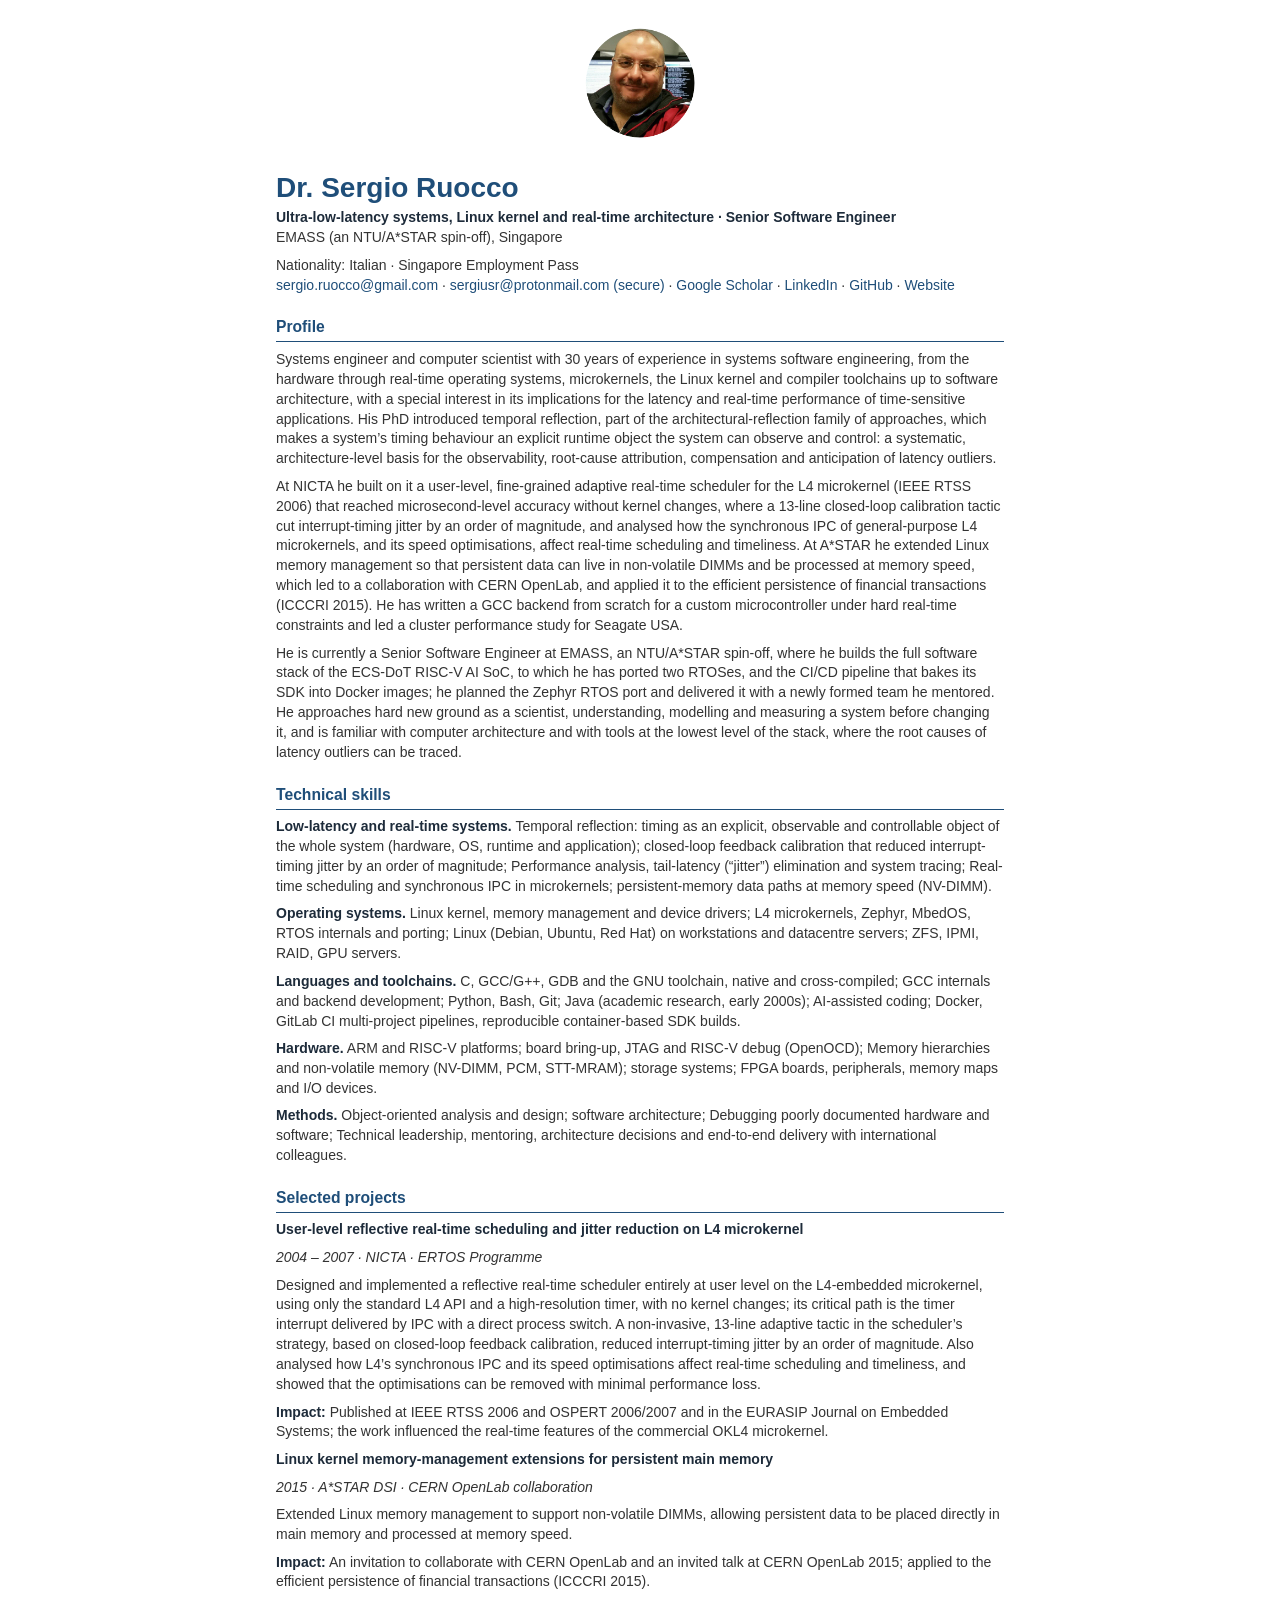
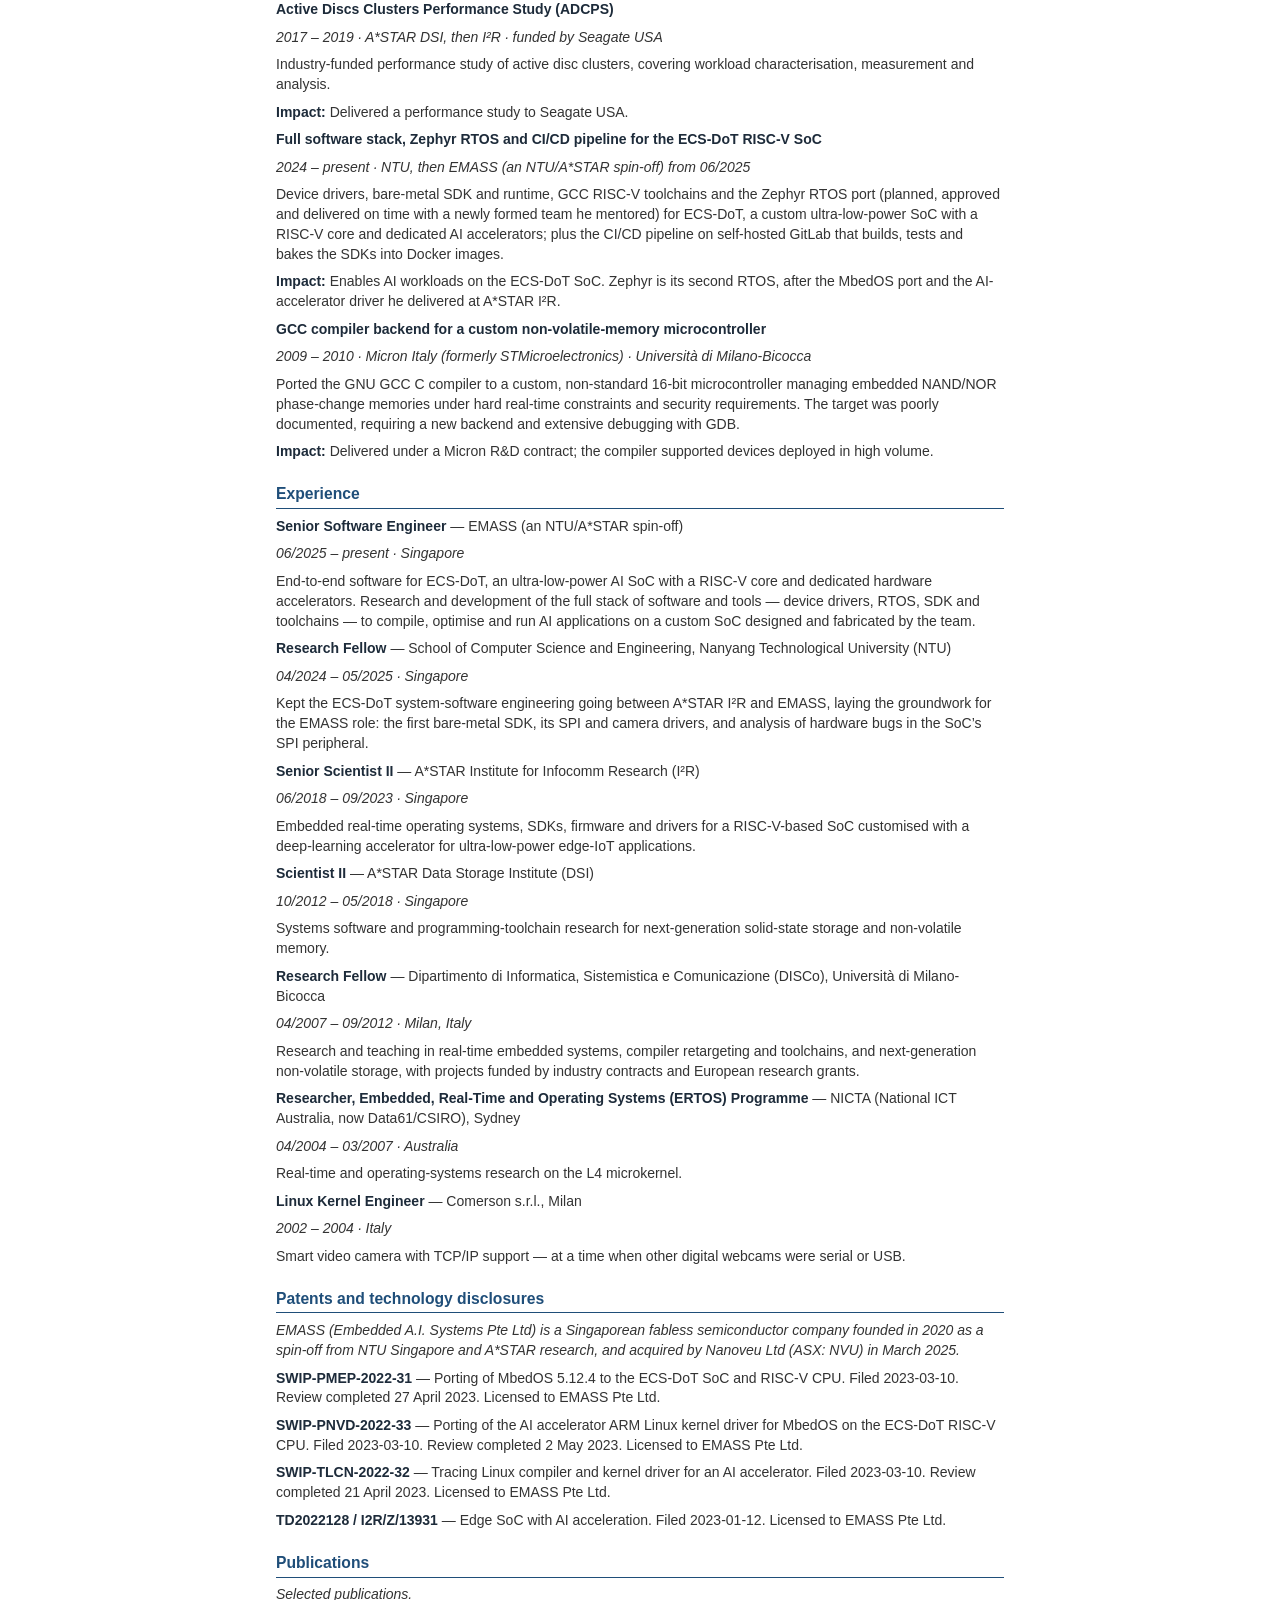
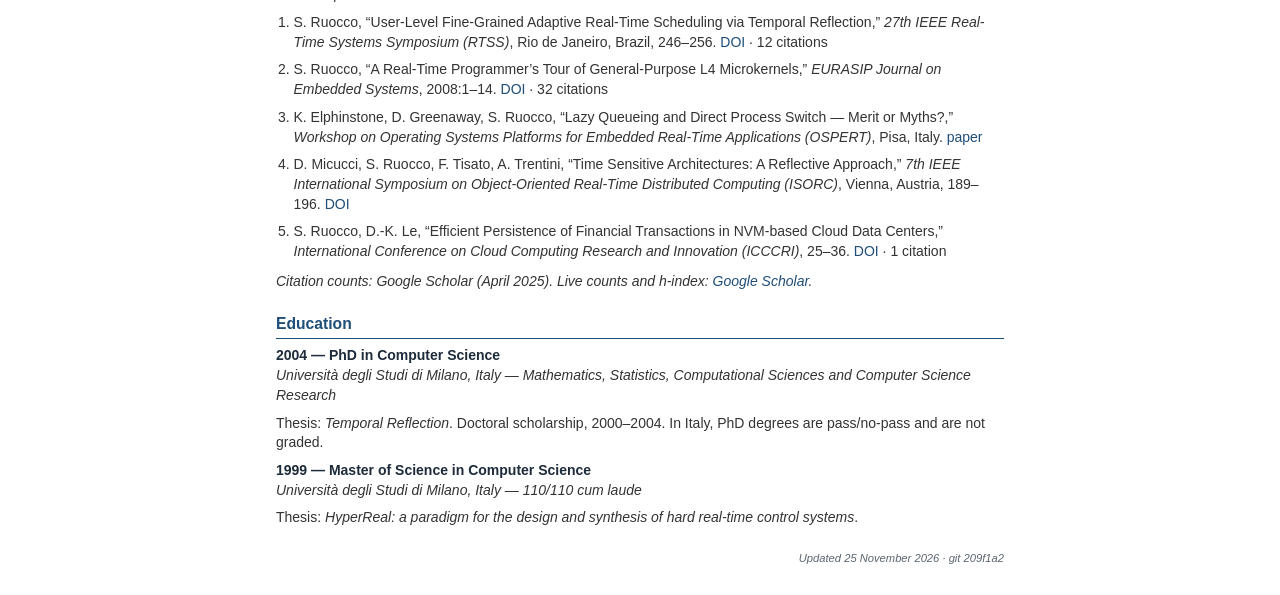
<file: docs/files/Sergio_Ruocco_CV_low_latency.html>
<!DOCTYPE html>
<html xmlns="http://www.w3.org/1999/xhtml" lang xml:lang>
<head>
  <meta charset="utf-8" />
  <meta name="generator" content="pandoc" />
  <meta name="viewport" content="width=device-width, initial-scale=1.0, user-scalable=yes" />
  <title>Sergio Ruocco — Ultra-Low-Latency Systems CV</title>
  <style>
code{white-space: pre-wrap;}
span.smallcaps{font-variant: small-caps;}
div.columns{display: flex; gap: min(4vw, 1.5em);}
div.column{flex: auto; overflow-x: auto;}
div.hanging-indent{margin-left: 1.5em; text-indent: -1.5em;}

ul.task-list[class]{list-style: none;}
ul.task-list li input[type="checkbox"] {
font-size: inherit;
width: 0.8em;
margin: 0 0.8em 0.2em -1.6em;
vertical-align: middle;
}
.display.math{display: block; text-align: center; margin: 0.5rem auto;}
</style>
  <style type="text/css">:root {
--accent: #1f4e79;
--text: #333333;
--muted: #5a6570;
--rule: #d8dee5;
}
html {
font-size: 10.5pt;
}
body {
font-family: Inter, "Segoe UI", -apple-system, BlinkMacSystemFont, "Helvetica Neue", Arial, sans-serif;
color: var(--text);
line-height: 1.42;
max-width: 52rem;
margin: 2rem auto;
padding: 0 1.25rem;
}
h1 {
color: var(--accent);
font-size: 2rem;
line-height: 1.1;
margin: 0 0 0.25rem;
}
h2 {
color: var(--accent);
font-size: 1.12rem;
margin: 1.5rem 0 0.55rem;
padding-bottom: 0.18rem;
border-bottom: 1px solid var(--accent);
}
h3 {
color: var(--accent);
font-size: 0.98rem;
margin: 0.85rem 0 0.2rem;
}
p {
margin: 0.35rem 0 0.55rem;
}
a {
color: var(--accent);
text-decoration: none;
}
a:hover {
text-decoration: underline;
}
ul,
ol {
margin: 0.2rem 0 0.7rem 1.25rem;
padding: 0;
}
li {
margin: 0.12rem 0;
}
strong {
color: #1d2b3a;
}
em {
color: var(--text);
}
hr {
border: none;
border-top: 1px solid var(--rule);
margin: 1.5rem 0;
}
@media print {
html {
font-size: 9.5pt;
}
body {
max-width: none;
margin: 0;
padding: 0;
}
a {
color: var(--accent);
}
h2 {
break-after: avoid;
}
h3 {
break-after: avoid;
}
}

.stamp {
margin-top: 2em;
text-align: right;
font-size: 0.8em;
font-style: italic;
color: #5a6570;
}
img[alt="Sergio Ruocco"] {
display: block;
margin: 0 auto 0.5em;
border-radius: 50%;
}
</style>
</head>
<body>
<p><img src="[data-uri]" width="110" alt="Sergio Ruocco" /> </p>
<h1 id="dr.-sergio-ruocco">Dr. Sergio Ruocco</h1>
<p><strong>Ultra-low-latency systems, Linux kernel and real-time
architecture · Senior Software Engineer</strong><br />
EMASS (an NTU/A*STAR spin-off), Singapore</p>
<p>Nationality: Italian · Singapore Employment Pass<br />
<a href="mailto:sergio.ruocco@gmail.com">sergio.ruocco@gmail.com</a> ·
<a href="mailto:sergiusr@protonmail.com">sergiusr@protonmail.com
(secure)</a> · <a href="https://scholar.google.com/citations?user=q1574qIAAAAJ">Google
Scholar</a> · <a href="https://www.linkedin.com/in/sergio-ruocco/">LinkedIn</a> · <a href="https://github.com/sergioruocco">GitHub</a> · <a href="https://sergioruocco.github.io/cv/">Website</a></p>
<h2 id="profile">Profile</h2>
<p>Systems engineer and computer scientist with 30 years of experience
in systems software engineering, from the hardware through real-time
operating systems, microkernels, the Linux kernel and compiler
toolchains up to software architecture, with a special interest in its
implications for the latency and real-time performance of time-sensitive
applications. His PhD introduced temporal reflection, part of the
architectural-reflection family of approaches, which makes a system’s
timing behaviour an explicit runtime object the system can observe and
control: a systematic, architecture-level basis for the observability,
root-cause attribution, compensation and anticipation of latency
outliers.</p>
<p>At NICTA he built on it a user-level, fine-grained adaptive real-time
scheduler for the L4 microkernel (IEEE RTSS 2006) that reached
microsecond-level accuracy without kernel changes, where a 13-line
closed-loop calibration tactic cut interrupt-timing jitter by an order
of magnitude, and analysed how the synchronous IPC of general-purpose L4
microkernels, and its speed optimisations, affect real-time scheduling
and timeliness. At A*STAR he extended Linux memory management so that
persistent data can live in non-volatile DIMMs and be processed at
memory speed, which led to a collaboration with CERN OpenLab, and
applied it to the efficient persistence of financial transactions
(ICCCRI 2015). He has written a GCC backend from scratch for a custom
microcontroller under hard real-time constraints and led a cluster
performance study for Seagate USA.</p>
<p>He is currently a Senior Software Engineer at EMASS, an NTU/A*STAR
spin-off, where he builds the full software stack of the ECS-DoT RISC-V
AI SoC, to which he has ported two RTOSes, and the CI/CD pipeline that
bakes its SDK into Docker images; he planned the Zephyr RTOS port and
delivered it with a newly formed team he mentored. He approaches hard
new ground as a scientist, understanding, modelling and measuring a
system before changing it, and is familiar with computer architecture
and with tools at the lowest level of the stack, where the root causes
of latency outliers can be traced.</p>
<h2 id="technical-skills">Technical skills</h2>
<p><strong>Low-latency and real-time systems.</strong> Temporal
reflection: timing as an explicit, observable and controllable object of
the whole system (hardware, OS, runtime and application); closed-loop
feedback calibration that reduced interrupt-timing jitter by an order of
magnitude; Performance analysis, tail-latency (“jitter”) elimination and
system tracing; Real-time scheduling and synchronous IPC in
microkernels; persistent-memory data paths at memory speed
(NV-DIMM).</p>
<p><strong>Operating systems.</strong> Linux kernel, memory management
and device drivers; L4 microkernels, Zephyr, MbedOS, RTOS internals and
porting; Linux (Debian, Ubuntu, Red Hat) on workstations and datacentre
servers; ZFS, IPMI, RAID, GPU servers.</p>
<p><strong>Languages and toolchains.</strong> C, GCC/G++, GDB and the
GNU toolchain, native and cross-compiled; GCC internals and backend
development; Python, Bash, Git; Java (academic research, early 2000s);
AI-assisted coding; Docker, GitLab CI multi-project pipelines,
reproducible container-based SDK builds.</p>
<p><strong>Hardware.</strong> ARM and RISC-V platforms; board bring-up,
JTAG and RISC-V debug (OpenOCD); Memory hierarchies and non-volatile
memory (NV-DIMM, PCM, STT-MRAM); storage systems; FPGA boards,
peripherals, memory maps and I/O devices.</p>
<p><strong>Methods.</strong> Object-oriented analysis and design;
software architecture; Debugging poorly documented hardware and
software; Technical leadership, mentoring, architecture decisions and
end-to-end delivery with international colleagues.</p>
<h2 id="selected-projects">Selected projects</h2>
<p><strong>User-level reflective real-time scheduling and jitter
reduction on L4 microkernel</strong></p>
<p><em>2004 – 2007 · NICTA · ERTOS Programme</em></p>
<p>Designed and implemented a reflective real-time scheduler entirely at
user level on the L4-embedded microkernel, using only the standard L4
API and a high-resolution timer, with no kernel changes; its critical
path is the timer interrupt delivered by IPC with a direct process
switch. A non-invasive, 13-line adaptive tactic in the scheduler’s
strategy, based on closed-loop feedback calibration, reduced
interrupt-timing jitter by an order of magnitude. Also analysed how L4’s
synchronous IPC and its speed optimisations affect real-time scheduling
and timeliness, and showed that the optimisations can be removed with
minimal performance loss.</p>
<p><strong>Impact:</strong> Published at IEEE RTSS 2006 and OSPERT
2006/2007 and in the EURASIP Journal on Embedded Systems; the work
influenced the real-time features of the commercial OKL4
microkernel.</p>
<p><strong>Linux kernel memory-management extensions for persistent main
memory</strong></p>
<p><em>2015 · A*STAR DSI · CERN OpenLab collaboration</em></p>
<p>Extended Linux memory management to support non-volatile DIMMs,
allowing persistent data to be placed directly in main memory and
processed at memory speed.</p>
<p><strong>Impact:</strong> An invitation to collaborate with CERN
OpenLab and an invited talk at CERN OpenLab 2015; applied to the
efficient persistence of financial transactions (ICCCRI 2015).</p>
<p><strong>Active Discs Clusters Performance Study (ADCPS)</strong></p>
<p><em>2017 – 2019 · A*STAR DSI, then I²R · funded by Seagate
USA</em></p>
<p>Industry-funded performance study of active disc clusters, covering
workload characterisation, measurement and analysis.</p>
<p><strong>Impact:</strong> Delivered a performance study to Seagate
USA.</p>
<p><strong>Full software stack, Zephyr RTOS and CI/CD pipeline for the
ECS-DoT RISC-V SoC</strong></p>
<p><em>2024 – present · NTU, then EMASS (an NTU/A*STAR spin-off) from
06/2025</em></p>
<p>Device drivers, bare-metal SDK and runtime, GCC RISC-V toolchains and
the Zephyr RTOS port (planned, approved and delivered on time with a
newly formed team he mentored) for ECS-DoT, a custom ultra-low-power SoC
with a RISC-V core and dedicated AI accelerators; plus the CI/CD
pipeline on self-hosted GitLab that builds, tests and bakes the SDKs
into Docker images.</p>
<p><strong>Impact:</strong> Enables AI workloads on the ECS-DoT SoC.
Zephyr is its second RTOS, after the MbedOS port and the AI-accelerator
driver he delivered at A*STAR I²R.</p>
<p><strong>GCC compiler backend for a custom non-volatile-memory
microcontroller</strong></p>
<p><em>2009 – 2010 · Micron Italy (formerly STMicroelectronics) ·
Università di Milano-Bicocca</em></p>
<p>Ported the GNU GCC C compiler to a custom, non-standard 16-bit
microcontroller managing embedded NAND/NOR phase-change memories under
hard real-time constraints and security requirements. The target was
poorly documented, requiring a new backend and extensive debugging with
GDB.</p>
<p><strong>Impact:</strong> Delivered under a Micron R&amp;D contract;
the compiler supported devices deployed in high volume.</p>
<h2 id="experience">Experience</h2>
<p><strong>Senior Software Engineer</strong> — EMASS (an NTU/A*STAR
spin-off)</p>
<p><em>06/2025 – present · Singapore</em></p>
<p>End-to-end software for ECS-DoT, an ultra-low-power AI SoC with a
RISC-V core and dedicated hardware accelerators. Research and
development of the full stack of software and tools — device drivers,
RTOS, SDK and toolchains — to compile, optimise and run AI applications
on a custom SoC designed and fabricated by the team.</p>
<p><strong>Research Fellow</strong> — School of Computer Science and
Engineering, Nanyang Technological University (NTU)</p>
<p><em>04/2024 – 05/2025 · Singapore</em></p>
<p>Kept the ECS-DoT system-software engineering going between A*STAR I²R
and EMASS, laying the groundwork for the EMASS role: the first
bare-metal SDK, its SPI and camera drivers, and analysis of hardware
bugs in the SoC’s SPI peripheral.</p>
<p><strong>Senior Scientist II</strong> — A*STAR Institute for Infocomm
Research (I²R)</p>
<p><em>06/2018 – 09/2023 · Singapore</em></p>
<p>Embedded real-time operating systems, SDKs, firmware and drivers for
a RISC-V-based SoC customised with a deep-learning accelerator for
ultra-low-power edge-IoT applications.</p>
<p><strong>Scientist II</strong> — A*STAR Data Storage Institute
(DSI)</p>
<p><em>10/2012 – 05/2018 · Singapore</em></p>
<p>Systems software and programming-toolchain research for
next-generation solid-state storage and non-volatile memory.</p>
<p><strong>Research Fellow</strong> — Dipartimento di Informatica,
Sistemistica e Comunicazione (DISCo), Università di Milano-Bicocca</p>
<p><em>04/2007 – 09/2012 · Milan, Italy</em></p>
<p>Research and teaching in real-time embedded systems, compiler
retargeting and toolchains, and next-generation non-volatile storage,
with projects funded by industry contracts and European research
grants.</p>
<p><strong>Researcher, Embedded, Real-Time and Operating Systems (ERTOS)
Programme</strong> — NICTA (National ICT Australia, now Data61/CSIRO),
Sydney</p>
<p><em>04/2004 – 03/2007 · Australia</em></p>
<p>Real-time and operating-systems research on the L4 microkernel.</p>
<p><strong>Linux Kernel Engineer</strong> — Comerson s.r.l., Milan</p>
<p><em>2002 – 2004 · Italy</em></p>
<p>Smart video camera with TCP/IP support — at a time when other digital
webcams were serial or USB.</p>
<h2 id="patents-and-technology-disclosures">Patents and technology
disclosures</h2>
<p><em>EMASS (Embedded A.I. Systems Pte Ltd) is a Singaporean fabless
semiconductor company founded in 2020 as a spin-off from NTU Singapore
and A*STAR research, and acquired by Nanoveu Ltd (ASX: NVU) in March
2025.</em></p>
<p><strong>SWIP-PMEP-2022-31</strong> — Porting of MbedOS 5.12.4 to the
ECS-DoT SoC and RISC-V CPU. Filed 2023-03-10. Review completed 27 April
2023. Licensed to EMASS Pte Ltd.</p>
<p><strong>SWIP-PNVD-2022-33</strong> — Porting of the AI accelerator
ARM Linux kernel driver for MbedOS on the ECS-DoT RISC-V CPU. Filed
2023-03-10. Review completed 2 May 2023. Licensed to EMASS Pte Ltd.</p>
<p><strong>SWIP-TLCN-2022-32</strong> — Tracing Linux compiler and
kernel driver for an AI accelerator. Filed 2023-03-10. Review completed
21 April 2023. Licensed to EMASS Pte Ltd.</p>
<p><strong>TD2022128 / I2R/Z/13931</strong> — Edge SoC with AI
acceleration. Filed 2023-01-12. Licensed to EMASS Pte Ltd.</p>
<h2 id="publications">Publications</h2>
<p><em>Selected publications.</em></p>
<ol type="1">
<li><p>S. Ruocco, “User-Level Fine-Grained Adaptive Real-Time Scheduling
via Temporal Reflection,” <em>27th IEEE Real-Time Systems Symposium
(RTSS)</em>, Rio de Janeiro, Brazil, 246–256. <a href="https://doi.org/10.1109/RTSS.2006.50">DOI</a> · 12
citations</p></li>
<li><p>S. Ruocco, “A Real-Time Programmer’s Tour of General-Purpose L4
Microkernels,” <em>EURASIP Journal on Embedded Systems</em>, 2008:1–14.
<a href="https://doi.org/10.1155/2008/234710">DOI</a> · 32
citations</p></li>
<li><p>K. Elphinstone, D. Greenaway, S. Ruocco, “Lazy Queueing and
Direct Process Switch — Merit or Myths?,” <em>Workshop on Operating
Systems Platforms for Embedded Real-Time Applications (OSPERT)</em>,
Pisa, Italy. <a href="http://www.ertos.nicta.com.au/publications/papers/Elphinstone_GR_07.abstract">paper</a></p></li>
<li><p>D. Micucci, S. Ruocco, F. Tisato, A. Trentini, “Time Sensitive
Architectures: A Reflective Approach,” <em>7th IEEE International
Symposium on Object-Oriented Real-Time Distributed Computing
(ISORC)</em>, Vienna, Austria, 189–196. <a href="https://doi.org/10.1109/ISORC.2004.1300344">DOI</a></p></li>
<li><p>S. Ruocco, D.-K. Le, “Efficient Persistence of Financial
Transactions in NVM-based Cloud Data Centers,” <em>International
Conference on Cloud Computing Research and Innovation (ICCCRI)</em>,
25–36. <a href="https://doi.org/10.1109/ICCCRI.2015.29">DOI</a> · 1
citation</p></li>
</ol>
<p><em>Citation counts: Google Scholar (April 2025). Live counts and
h-index: <a href="https://scholar.google.com/citations?user=q1574qIAAAAJ">Google
Scholar</a>.</em></p>
<h2 id="education">Education</h2>
<p><strong>2004 — PhD in Computer Science</strong><br />
<em>Università degli Studi di Milano, Italy — Mathematics, Statistics,
Computational Sciences and Computer Science Research</em></p>
<p>Thesis: <em>Temporal Reflection</em>. Doctoral scholarship,
2000–2004. In Italy, PhD degrees are pass/no-pass and are not
graded.</p>
<p><strong>1999 — Master of Science in Computer Science</strong><br />
<em>Università degli Studi di Milano, Italy — 110/110 cum laude</em></p>
<p>Thesis: <em>HyperReal: a paradigm for the design and synthesis of
hard real-time control systems</em>.</p>
<p class="stamp">Updated 25 November 2026 · git 209f1a2</p>
</body>
</html>
</file>
<file: docs/style.css>
:root {
  --accent: #1f4e79;
  --accent-soft: #eaf1f8;
  --text: #24313d;
  --muted: #61707f;
  --rule: #dfe5eb;
  --bg: #fbfcfd;
  --card: #ffffff;
}

* {
  box-sizing: border-box;
}

html {
  scroll-behavior: smooth;
}

body {
  margin: 0;
  background: var(--bg);
  color: var(--text);
  font-family: Inter, "Segoe UI", -apple-system, BlinkMacSystemFont, "Helvetica Neue", Arial, sans-serif;
  font-size: 16px;
  line-height: 1.55;
}

a {
  color: var(--accent);
  text-decoration: none;
}

a:hover {
  text-decoration: underline;
}

.wrap {
  width: min(1040px, calc(100% - 3rem));
  margin: 0 auto;
}

/* Header */
.hero {
  background: linear-gradient(180deg, #ffffff 0%, var(--accent-soft) 100%);
  border-bottom: 1px solid var(--rule);
  padding: 4rem 0 3rem;
}

.hero .photo {
  float: right;
  width: 140px;
  height: 140px;
  margin: 0 0 1rem 1.5rem;
  border-radius: 50%;
  border: 3px solid #ffffff;
  box-shadow: 0 2px 10px rgba(0, 0, 0, 0.15);
  object-fit: cover;
}

@media (max-width: 600px) {
  .hero .photo {
    float: none;
    display: block;
    width: 110px;
    height: 110px;
    margin: 0 0 1rem;
  }
}

.hero h1 {
  margin: 0;
  color: var(--accent);
  font-size: clamp(2.2rem, 5vw, 3.4rem);
  letter-spacing: -0.02em;
  line-height: 1.05;
}

.tagline {
  margin: 0.65rem 0 0;
  font-size: 1.15rem;
  font-weight: 600;
}

.affiliation {
  margin: 0.15rem 0 0;
  color: var(--muted);
}

.contact {
  display: flex;
  flex-wrap: wrap;
  gap: 0.55rem 1.25rem;
  margin-top: 1.35rem;
  font-size: 0.95rem;
}

.contact a,
.contact span {
  color: var(--text);
}

.contact a:hover {
  color: var(--accent);
}

.nav {
  position: sticky;
  top: 0;
  z-index: 10;
  background: rgba(255, 255, 255, 0.94);
  backdrop-filter: blur(8px);
  border-bottom: 1px solid var(--rule);
}

.nav .wrap {
  display: flex;
  gap: 1.5rem;
  padding: 0.75rem 0;
  font-size: 0.9rem;
  font-weight: 600;
}

.nav a {
  color: var(--muted);
}

.nav a:hover {
  color: var(--accent);
}

main {
  padding: 2.5rem 0 4rem;
}

section {
  margin-bottom: 3rem;
  scroll-margin-top: 4rem;
}

h2 {
  margin: 0 0 1.1rem;
  color: var(--accent);
  font-size: 1.35rem;
  letter-spacing: -0.01em;
}

h3 {
  margin: 0;
  font-size: 1rem;
}

.lead {
  font-size: 1.05rem;
  max-width: 62rem;
}

/* Chips */
.chips {
  display: flex;
  flex-wrap: wrap;
  gap: 0.5rem;
  margin: 0;
  padding: 0;
  list-style: none;
}

.chips li {
  background: var(--card);
  border: 1px solid var(--rule);
  border-radius: 999px;
  padding: 0.32rem 0.8rem;
  font-size: 0.88rem;
  color: var(--text);
}

/* Publications */
.pub-list {
  margin: 0;
  padding: 0;
  list-style: none;
  border-top: 1px solid var(--rule);
}

.pub {
  display: grid;
  grid-template-columns: 4.2rem 1fr;
  gap: 1rem;
  padding: 1rem 0;
  border-bottom: 1px solid var(--rule);
}

.pub-year {
  color: var(--muted);
  font-weight: 700;
  font-variant-numeric: tabular-nums;
  padding-top: 0.1rem;
}

.pub-body {
  display: flex;
  flex-direction: column;
  gap: 0.18rem;
}

.pub-title {
  font-weight: 650;
  line-height: 1.35;
}

.pub-authors {
  color: var(--muted);
  font-size: 0.92rem;
}

.pub-venue {
  font-size: 0.92rem;
  font-style: italic;
}

.pub-meta {
  display: flex;
  flex-wrap: wrap;
  gap: 0.4rem 1rem;
  margin-top: 0.25rem;
  font-size: 0.85rem;
  color: var(--muted);
}

.pub-meta a {
  font-weight: 600;
}

/* Timeline */
.timeline {
  border-left: 2px solid var(--accent-soft);
  margin-left: 0.4rem;
  padding-left: 1.4rem;
}

.timeline-item {
  position: relative;
  padding-bottom: 1.8rem;
}

.timeline-item:last-child {
  padding-bottom: 0;
}

.timeline-item::before {
  content: "";
  position: absolute;
  left: calc(-1.4rem - 6px);
  top: 0.45rem;
  width: 10px;
  height: 10px;
  border-radius: 50%;
  background: var(--accent);
  border: 2px solid var(--bg);
}

.timeline-period {
  color: var(--muted);
  font-size: 0.82rem;
  font-weight: 700;
  letter-spacing: 0.02em;
  text-transform: uppercase;
}

.timeline-body h3 {
  margin-top: 0.1rem;
  color: var(--accent);
}

.timeline-body .org {
  margin: 0.15rem 0 0.45rem;
  color: var(--muted);
  font-size: 0.94rem;
}

.timeline-body ul {
  margin: 0.4rem 0 0;
  padding-left: 1.15rem;
}

.timeline-body li {
  margin: 0.2rem 0;
}

/* Download cards */
.downloads {
  display: grid;
  grid-template-columns: repeat(auto-fit, minmax(220px, 1fr));
  gap: 1rem;
}

.download {
  background: var(--card);
  border: 1px solid var(--rule);
  border-radius: 12px;
  padding: 1.1rem 1.2rem;
}

.download h3 {
  color: var(--accent);
  margin-bottom: 0.2rem;
}

.download p {
  margin: 0 0 0.9rem;
  color: var(--muted);
  font-size: 0.9rem;
}

.buttons {
  display: flex;
  flex-wrap: wrap;
  gap: 0.5rem;
}

.button {
  display: inline-block;
  padding: 0.42rem 0.85rem;
  border-radius: 7px;
  background: var(--accent);
  color: #fff;
  font-size: 0.85rem;
  font-weight: 600;
}

.button:hover {
  background: #163b5c;
  text-decoration: none;
}

.button.ghost {
  background: transparent;
  border: 1px solid var(--accent);
  color: var(--accent);
}

.button.ghost:hover {
  background: var(--accent-soft);
}

.more {
  display: inline-block;
  margin-top: 1rem;
  font-weight: 600;
}

/* Footer */
footer {
  border-top: 1px solid var(--rule);
  padding: 1.6rem 0 2.4rem;
  color: var(--muted);
  font-size: 0.85rem;
}

footer .wrap {
  display: flex;
  flex-wrap: wrap;
  justify-content: space-between;
  gap: 0.5rem;
}

/* Print */
@media print {
  .nav,
  .downloads,
  .more {
    display: none;
  }

  body {
    background: #fff;
    font-size: 10pt;
  }

  .hero {
    background: #fff;
    padding: 0 0 1rem;
  }

  section {
    margin-bottom: 1.5rem;
  }
}

@media (max-width: 620px) {
  .wrap {
    width: min(100% - 1.6rem, 1040px);
  }

  .hero {
    padding: 2.6rem 0 2rem;
  }

  .pub {
    grid-template-columns: 3.4rem 1fr;
    gap: 0.6rem;
  }

  .nav .wrap {
    gap: 1rem;
    overflow-x: auto;
  }
}
</file>
